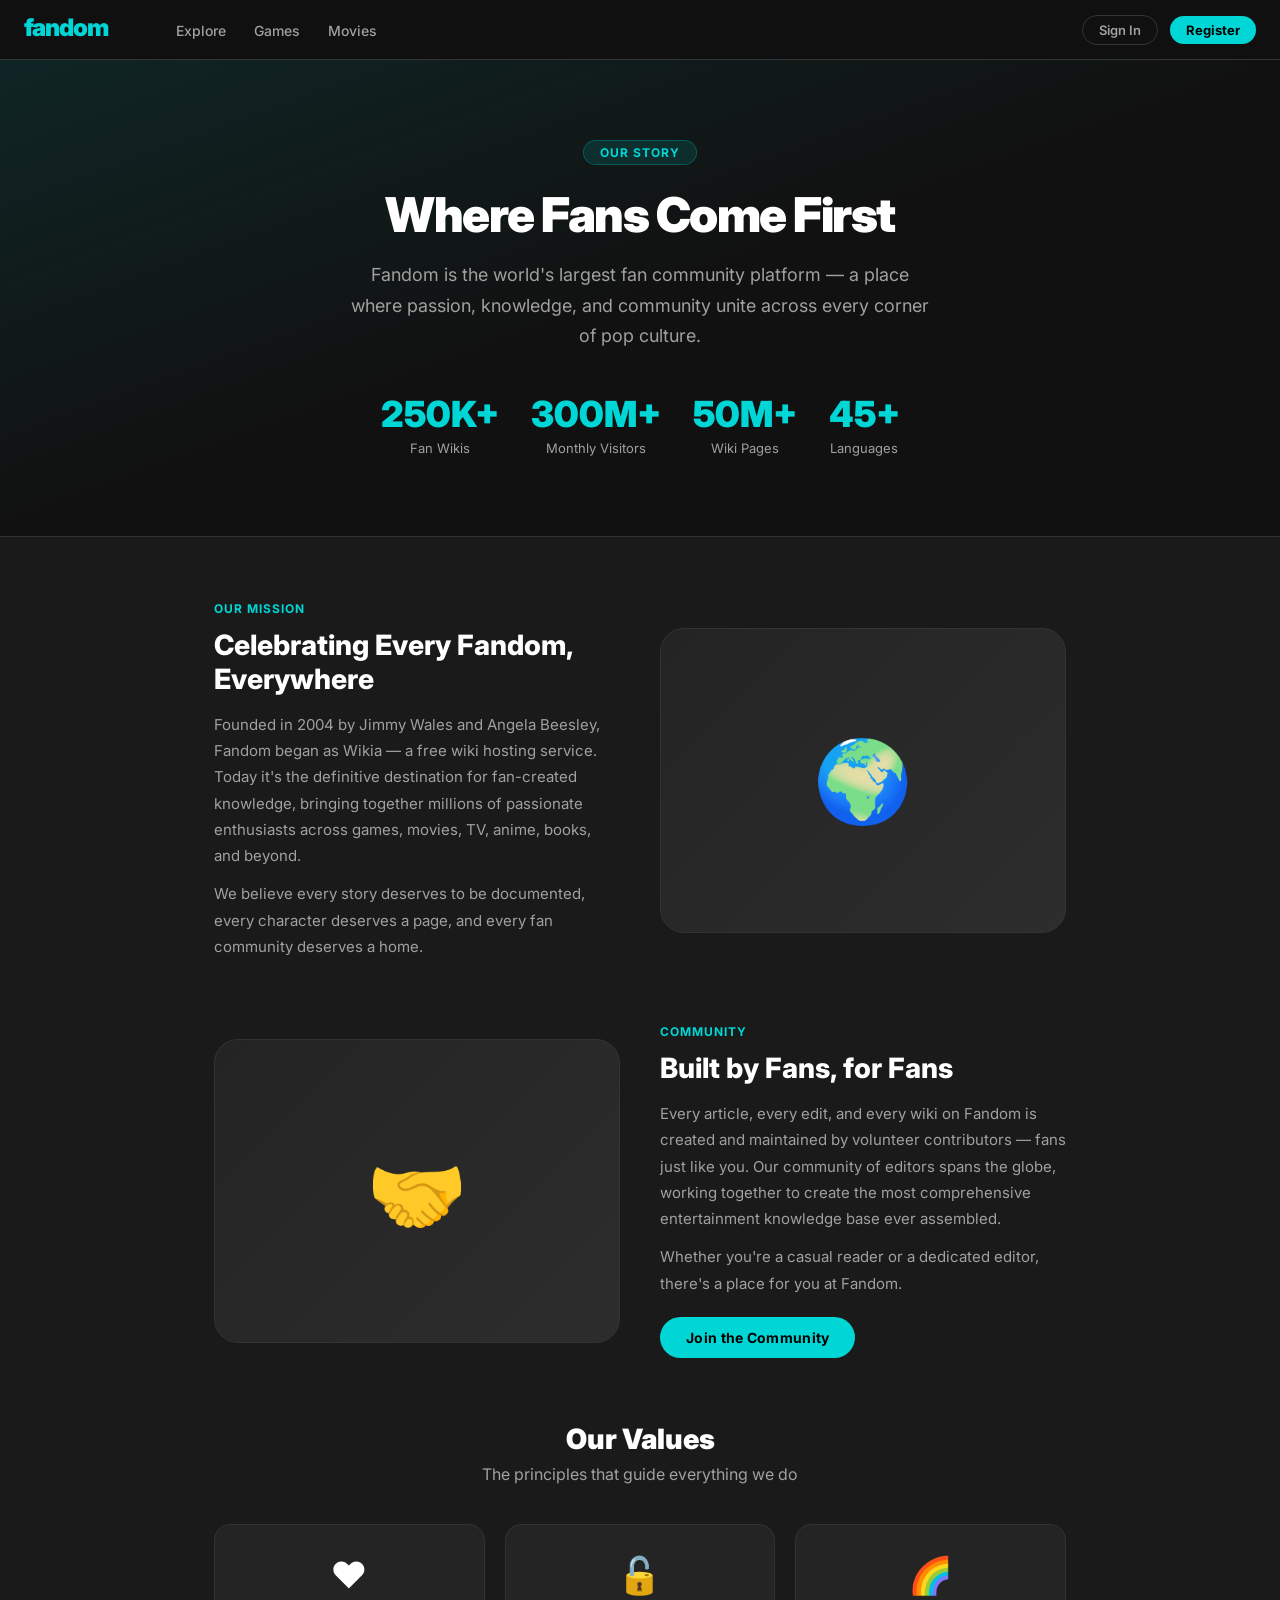
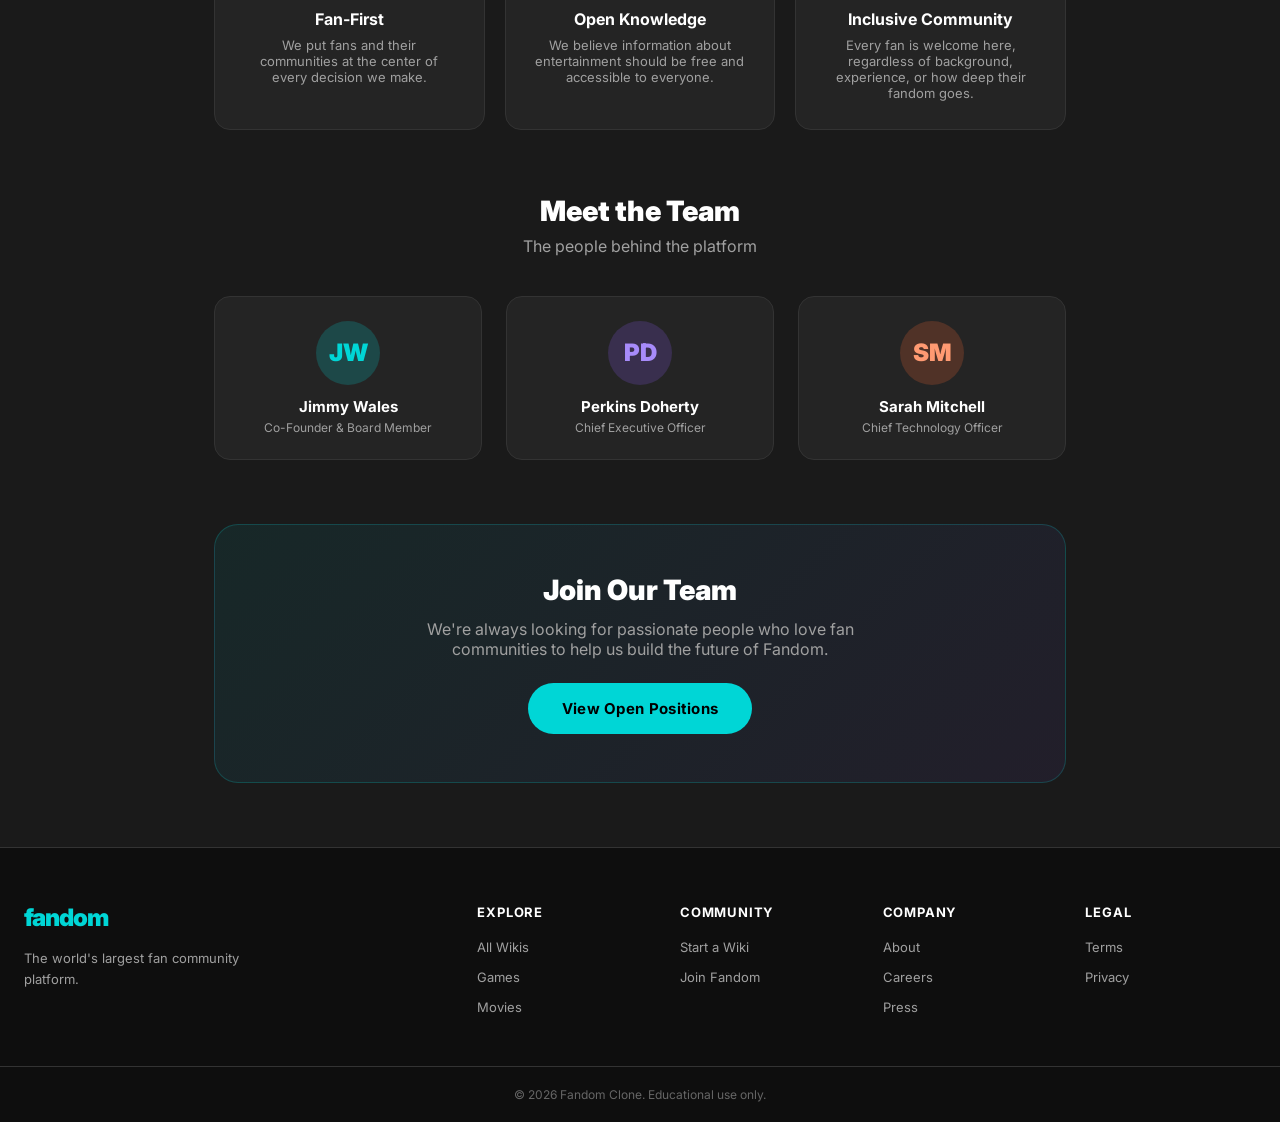
<file: about.html>
<!DOCTYPE html>
<html lang="en">
<head>
  <meta charset="UTF-8" /><meta name="viewport" content="width=device-width, initial-scale=1.0" />
  <title>About Fandom – The World's Largest Fan Platform</title>
  <link rel="preconnect" href="https://fonts.googleapis.com" />
  <link href="https://fonts.googleapis.com/css2?family=Inter:wght@300;400;500;600;700;800;900&display=swap" rel="stylesheet" />
  <link rel="stylesheet" href="css/main.css" /><link rel="stylesheet" href="css/pages.css" />
</head>
<body>
<header class="global-nav" id="global-nav">
  <div class="nav-inner">
    <div class="nav-left">
      <button class="hamburger-btn" id="hamburgerBtn"><span></span><span></span><span></span></button>
      <a href="index.html" class="nav-logo"><svg width="108" height="28" viewBox="0 0 108 28"><text x="0" y="22" font-family="Inter,sans-serif" font-size="24" font-weight="900" fill="#00D6D6" letter-spacing="-1">fandom</text></svg></a>
      <nav class="nav-links" id="navLinks">
        <a href="explore.html" class="nav-link">Explore</a>
        <a href="category.html?cat=games" class="nav-link">Games</a>
        <a href="category.html?cat=movies" class="nav-link">Movies</a>
      </nav>
    </div>
    <div class="nav-right">
      <a href="login.html" class="btn-signin" id="signInBtn">Sign In</a>
      <button class="btn-register" onclick="window.location='register.html'" id="registerBtn">Register</button>
      <div class="user-logged-in hidden" id="userLoggedIn">
        <div class="user-avatar-wrap" id="userAvatarWrap">
          <div class="user-avatar" id="userAvatar">U</div>
          <div class="user-dropdown-menu"><a href="profile.html">My Profile</a><a href="#" id="logoutBtn">Sign Out</a></div>
        </div>
      </div>
    </div>
  </div>
  <div class="mobile-menu" id="mobileMenu"><a href="explore.html">Explore</a><a href="login.html">Sign In</a></div>
</header>

<div class="about-page">
  <!-- HERO -->
  <div class="about-hero">
    <div style="display:inline-flex;align-items:center;gap:8px;padding:4px 16px;background:rgba(0,214,214,.12);border:1px solid rgba(0,214,214,.25);border-radius:9999px;font-size:12px;font-weight:700;color:var(--color-primary);letter-spacing:1px;text-transform:uppercase;margin-bottom:20px">
      Our Story
    </div>
    <h1>Where Fans Come First</h1>
    <p>Fandom is the world's largest fan community platform — a place where passion, knowledge, and community unite across every corner of pop culture.</p>
    <div style="display:flex;gap:32px;justify-content:center;margin-top:40px;flex-wrap:wrap">
      <div style="text-align:center"><div style="font-size:36px;font-weight:900;color:var(--color-primary)">250K+</div><div style="font-size:13px;color:var(--color-text-muted);margin-top:4px">Fan Wikis</div></div>
      <div style="text-align:center"><div style="font-size:36px;font-weight:900;color:var(--color-primary)">300M+</div><div style="font-size:13px;color:var(--color-text-muted);margin-top:4px">Monthly Visitors</div></div>
      <div style="text-align:center"><div style="font-size:36px;font-weight:900;color:var(--color-primary)">50M+</div><div style="font-size:13px;color:var(--color-text-muted);margin-top:4px">Wiki Pages</div></div>
      <div style="text-align:center"><div style="font-size:36px;font-weight:900;color:var(--color-primary)">45+</div><div style="font-size:13px;color:var(--color-text-muted);margin-top:4px">Languages</div></div>
    </div>
  </div>

  <div class="about-section">
    <!-- MISSION -->
    <div class="about-grid">
      <div class="about-text">
        <div style="font-size:12px;font-weight:700;color:var(--color-primary);text-transform:uppercase;letter-spacing:1px;margin-bottom:12px">Our Mission</div>
        <h2>Celebrating Every Fandom, Everywhere</h2>
        <p>Founded in 2004 by Jimmy Wales and Angela Beesley, Fandom began as Wikia — a free wiki hosting service. Today it's the definitive destination for fan-created knowledge, bringing together millions of passionate enthusiasts across games, movies, TV, anime, books, and beyond.</p>
        <p style="margin-top:12px">We believe every story deserves to be documented, every character deserves a page, and every fan community deserves a home.</p>
      </div>
      <div class="about-visual-box">🌍</div>
    </div>

    <!-- COMMUNITY -->
    <div class="about-grid reverse">
      <div class="about-text">
        <div style="font-size:12px;font-weight:700;color:var(--color-primary);text-transform:uppercase;letter-spacing:1px;margin-bottom:12px">Community</div>
        <h2>Built by Fans, for Fans</h2>
        <p>Every article, every edit, and every wiki on Fandom is created and maintained by volunteer contributors — fans just like you. Our community of editors spans the globe, working together to create the most comprehensive entertainment knowledge base ever assembled.</p>
        <p style="margin-top:12px">Whether you're a casual reader or a dedicated editor, there's a place for you at Fandom.</p>
        <a href="register.html" class="btn-primary" style="display:inline-flex;margin-top:20px">Join the Community</a>
      </div>
      <div class="about-visual-box">🤝</div>
    </div>

    <!-- VALUES -->
    <div style="text-align:center;margin-bottom:40px">
      <h2 style="font-size:28px;font-weight:900;margin-bottom:8px">Our Values</h2>
      <p style="color:var(--color-text-muted)">The principles that guide everything we do</p>
    </div>
    <div style="display:grid;grid-template-columns:repeat(3,1fr);gap:20px;margin-bottom:64px">
      <div style="padding:28px;background:var(--color-surface);border:1px solid var(--color-border);border-radius:var(--radius-lg);text-align:center">
        <div style="font-size:36px;margin-bottom:12px">❤️</div>
        <h3 style="font-size:16px;font-weight:700;margin-bottom:8px">Fan-First</h3>
        <p style="font-size:13px;color:var(--color-text-muted)">We put fans and their communities at the center of every decision we make.</p>
      </div>
      <div style="padding:28px;background:var(--color-surface);border:1px solid var(--color-border);border-radius:var(--radius-lg);text-align:center">
        <div style="font-size:36px;margin-bottom:12px">🔓</div>
        <h3 style="font-size:16px;font-weight:700;margin-bottom:8px">Open Knowledge</h3>
        <p style="font-size:13px;color:var(--color-text-muted)">We believe information about entertainment should be free and accessible to everyone.</p>
      </div>
      <div style="padding:28px;background:var(--color-surface);border:1px solid var(--color-border);border-radius:var(--radius-lg);text-align:center">
        <div style="font-size:36px;margin-bottom:12px">🌈</div>
        <h3 style="font-size:16px;font-weight:700;margin-bottom:8px">Inclusive Community</h3>
        <p style="font-size:13px;color:var(--color-text-muted)">Every fan is welcome here, regardless of background, experience, or how deep their fandom goes.</p>
      </div>
    </div>

    <!-- TEAM -->
    <div style="text-align:center;margin-bottom:32px">
      <h2 style="font-size:28px;font-weight:900;margin-bottom:8px">Meet the Team</h2>
      <p style="color:var(--color-text-muted)">The people behind the platform</p>
    </div>
    <div class="about-team-grid">
      <div class="team-card">
        <div class="team-avatar" style="background:rgba(0,214,214,.2);color:var(--color-primary)">JW</div>
        <h4>Jimmy Wales</h4><p>Co-Founder & Board Member</p>
      </div>
      <div class="team-card">
        <div class="team-avatar" style="background:rgba(139,92,246,.2);color:#a78bfa">PD</div>
        <h4>Perkins Doherty</h4><p>Chief Executive Officer</p>
      </div>
      <div class="team-card">
        <div class="team-avatar" style="background:rgba(255,107,53,.2);color:#ff9a72">SM</div>
        <h4>Sarah Mitchell</h4><p>Chief Technology Officer</p>
      </div>
    </div>

    <!-- CAREERS CTA -->
    <div style="text-align:center;margin-top:64px;padding:48px;background:linear-gradient(135deg,rgba(0,214,214,.08),rgba(139,92,246,.08));border:1px solid rgba(0,214,214,.2);border-radius:var(--radius-xl)">
      <h2 style="font-size:28px;font-weight:900;margin-bottom:12px">Join Our Team</h2>
      <p style="color:var(--color-text-muted);margin-bottom:24px;max-width:480px;margin-left:auto;margin-right:auto">We're always looking for passionate people who love fan communities to help us build the future of Fandom.</p>
      <a href="#" class="btn-primary btn-large" onclick="showToast('Careers page coming soon!','info');return false">View Open Positions</a>
    </div>
  </div>
</div>

<footer class="site-footer">
  <div class="footer-inner">
    <div class="footer-brand"><svg width="108" height="28" viewBox="0 0 108 28"><text x="0" y="22" font-family="Inter,sans-serif" font-size="24" font-weight="900" fill="#00D6D6" letter-spacing="-1">fandom</text></svg><p>The world's largest fan community platform.</p></div>
    <div class="footer-links-grid">
      <div class="footer-col"><h4>Explore</h4><ul><li><a href="explore.html">All Wikis</a></li><li><a href="category.html?cat=games">Games</a></li><li><a href="category.html?cat=movies">Movies</a></li></ul></div>
      <div class="footer-col"><h4>Community</h4><ul><li><a href="create-wiki.html">Start a Wiki</a></li><li><a href="register.html">Join Fandom</a></li></ul></div>
      <div class="footer-col"><h4>Company</h4><ul><li><a href="about.html">About</a></li><li><a href="#">Careers</a></li><li><a href="#">Press</a></li></ul></div>
      <div class="footer-col"><h4>Legal</h4><ul><li><a href="#">Terms</a></li><li><a href="#">Privacy</a></li></ul></div>
    </div>
  </div>
  <div class="footer-bottom"><p>© 2026 Fandom Clone. Educational use only.</p></div>
</footer>

<div class="toast" id="toast"></div>
<script src="js/data.js"></script><script src="js/auth.js"></script><script src="js/main.js"></script>
</body>
</html>
</file>
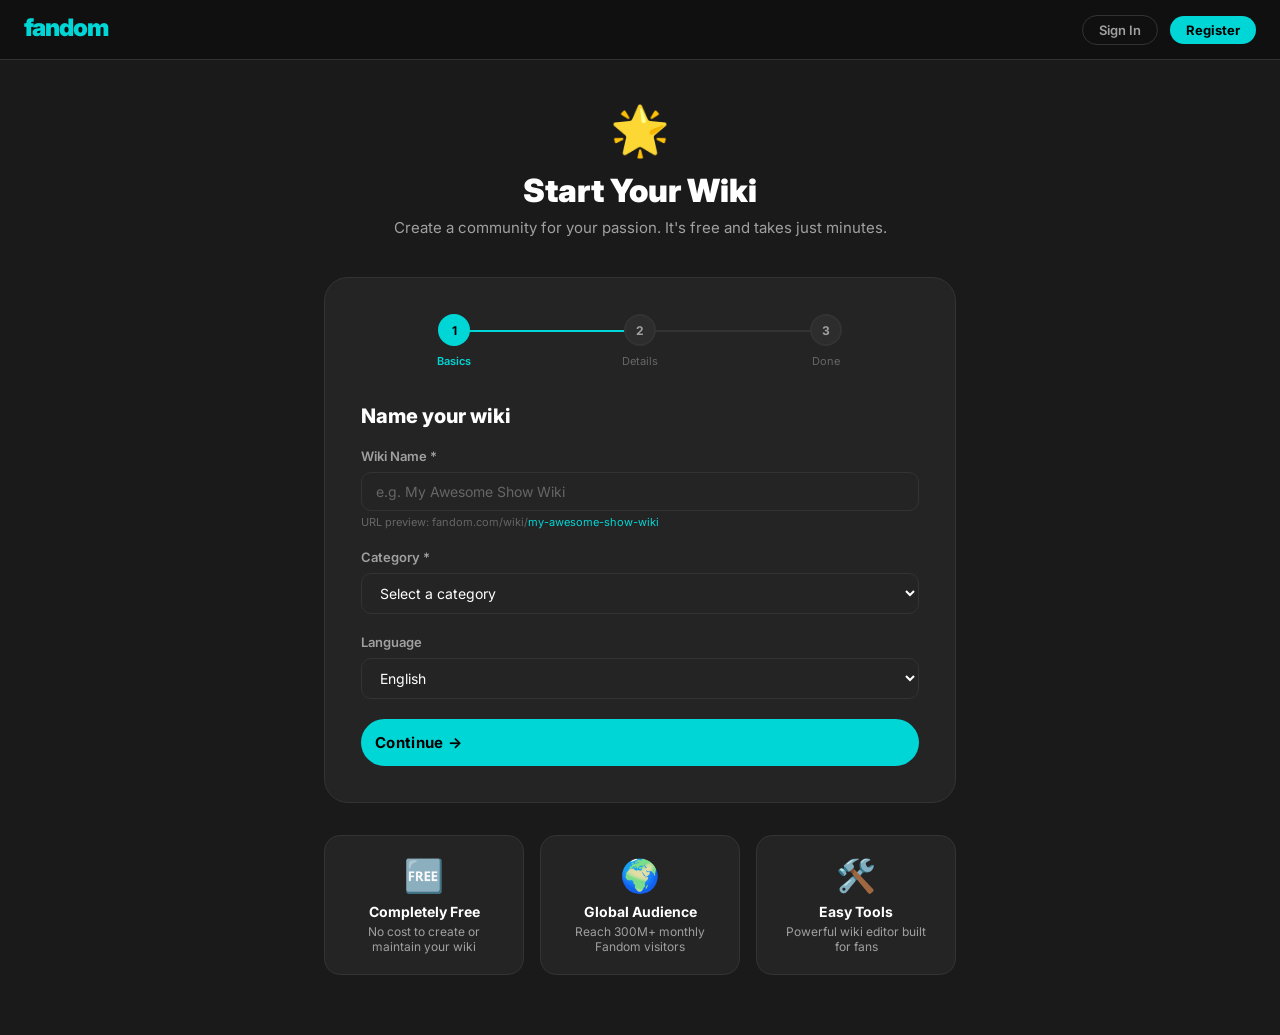
<file: create-wiki.html>
<!DOCTYPE html>
<html lang="en">
<head>
  <meta charset="UTF-8" /><meta name="viewport" content="width=device-width, initial-scale=1.0" />
  <title>Start a Wiki – Fandom</title>
  <link rel="preconnect" href="https://fonts.googleapis.com" />
  <link href="https://fonts.googleapis.com/css2?family=Inter:wght@300;400;500;600;700;800;900&display=swap" rel="stylesheet" />
  <link rel="stylesheet" href="css/main.css" /><link rel="stylesheet" href="css/pages.css" />
</head>
<body>
<header class="global-nav" id="global-nav">
  <div class="nav-inner">
    <div class="nav-left">
      <a href="index.html" class="nav-logo"><svg width="108" height="28" viewBox="0 0 108 28"><text x="0" y="22" font-family="Inter,sans-serif" font-size="24" font-weight="900" fill="#00D6D6" letter-spacing="-1">fandom</text></svg></a>
    </div>
    <div class="nav-right">
      <a href="login.html" class="btn-signin" id="signInBtn">Sign In</a>
      <button class="btn-register" onclick="window.location='register.html'" id="registerBtn">Register</button>
      <div class="user-logged-in hidden" id="userLoggedIn">
        <div class="user-avatar-wrap" id="userAvatarWrap">
          <div class="user-avatar" id="userAvatar">U</div>
          <div class="user-dropdown-menu"><a href="profile.html">My Profile</a><a href="#" id="logoutBtn">Sign Out</a></div>
        </div>
      </div>
    </div>
  </div>
</header>

<div class="create-wiki-page">
  <div class="create-wiki-layout">
    <div class="create-wiki-header">
      <div style="font-size:48px;margin-bottom:12px">🌟</div>
      <h1>Start Your Wiki</h1>
      <p>Create a community for your passion. It's free and takes just minutes.</p>
    </div>

    <div class="create-wiki-card">
      <!-- STEP INDICATOR -->
      <div class="step-indicator" id="stepIndicator">
        <div class="step active" id="step1"><div class="step-dot">1</div><span class="step-label">Basics</span></div>
        <div class="step" id="step2"><div class="step-dot">2</div><span class="step-label">Details</span></div>
        <div class="step" id="step3"><div class="step-dot">3</div><span class="step-label">Done</span></div>
      </div>

      <!-- STEP 1 -->
      <div id="stepContent1">
        <h2 style="font-size:20px;font-weight:800;margin-bottom:20px">Name your wiki</h2>
        <div class="form-group">
          <label class="form-label">Wiki Name *</label>
          <input type="text" class="form-input" id="wikiName" placeholder="e.g. My Awesome Show Wiki" maxlength="60" />
          <div style="font-size:11px;color:var(--color-text-dim);margin-top:4px">URL preview: fandom.com/wiki/<span id="wikiSlugPreview" style="color:var(--color-primary)">my-awesome-show-wiki</span></div>
        </div>
        <div class="form-group">
          <label class="form-label">Category *</label>
          <select class="form-select" id="wikiCategory">
            <option value="">Select a category</option>
            <option value="games">🎮 Games</option>
            <option value="movies">🎬 Movies</option>
            <option value="tv">📺 TV</option>
            <option value="anime">⛩️ Anime</option>
            <option value="books">📚 Books</option>
            <option value="comics">💥 Comics</option>
            <option value="other">🌐 Other</option>
          </select>
        </div>
        <div class="form-group">
          <label class="form-label">Language</label>
          <select class="form-select" id="wikiLanguage">
            <option value="en">English</option>
            <option value="es">Spanish</option>
            <option value="fr">French</option>
            <option value="de">German</option>
            <option value="ja">Japanese</option>
            <option value="pt">Portuguese</option>
          </select>
        </div>
        <button class="btn-primary" style="width:100%;padding:12px;font-size:15px" onclick="goToStep(2)">Continue →</button>
      </div>

      <!-- STEP 2 -->
      <div id="stepContent2" style="display:none">
        <h2 style="font-size:20px;font-weight:800;margin-bottom:20px">Describe your wiki</h2>
        <div class="form-group">
          <label class="form-label">Description *</label>
          <textarea class="form-textarea" id="wikiDescription" placeholder="What is your wiki about? Who is it for?" rows="4" maxlength="500"></textarea>
          <div style="font-size:11px;color:var(--color-text-dim);margin-top:4px"><span id="descCount">0</span>/500</div>
        </div>
        <div class="form-group">
          <label class="form-label">Audience</label>
          <div style="display:flex;gap:10px;flex-wrap:wrap;margin-top:4px" id="audienceChips">
            <label style="display:flex;align-items:center;gap:6px;cursor:pointer;padding:6px 14px;border:1px solid var(--color-border);border-radius:var(--radius-full);font-size:13px;transition:all .2s" class="audience-chip">
              <input type="checkbox" value="fans" style="accent-color:var(--color-primary)"> Fans
            </label>
            <label style="display:flex;align-items:center;gap:6px;cursor:pointer;padding:6px 14px;border:1px solid var(--color-border);border-radius:var(--radius-full);font-size:13px;transition:all .2s" class="audience-chip">
              <input type="checkbox" value="newcomers" style="accent-color:var(--color-primary)"> Newcomers
            </label>
            <label style="display:flex;align-items:center;gap:6px;cursor:pointer;padding:6px 14px;border:1px solid var(--color-border);border-radius:var(--radius-full);font-size:13px;transition:all .2s" class="audience-chip">
              <input type="checkbox" value="veterans" style="accent-color:var(--color-primary)"> Veterans
            </label>
            <label style="display:flex;align-items:center;gap:6px;cursor:pointer;padding:6px 14px;border:1px solid var(--color-border);border-radius:var(--radius-full);font-size:13px;transition:all .2s" class="audience-chip">
              <input type="checkbox" value="competitive" style="accent-color:var(--color-primary)"> Competitive
            </label>
          </div>
        </div>
        <div style="display:flex;gap:10px">
          <button class="btn-secondary" style="flex:1;padding:12px" onclick="goToStep(1)">← Back</button>
          <button class="btn-primary" style="flex:2;padding:12px;font-size:15px" onclick="createWiki()">Create Wiki 🚀</button>
        </div>
      </div>

      <!-- STEP 3 -->
      <div id="stepContent3" style="display:none;text-align:center">
        <div style="font-size:64px;margin-bottom:20px;animation:fadeInUp .5s ease">🎉</div>
        <h2 style="font-size:24px;font-weight:900;margin-bottom:8px">Your Wiki is Created!</h2>
        <p style="color:var(--color-text-muted);margin-bottom:8px">Congratulations! <strong id="successWikiName"></strong> is now live on Fandom.</p>
        <p style="font-size:13px;color:var(--color-text-dim);margin-bottom:28px">Start adding pages, invite contributors, and build your community!</p>
        <div style="display:flex;flex-direction:column;gap:10px">
          <a href="explore.html" class="btn-primary" style="width:100%;padding:12px;text-align:center;justify-content:center">Explore Other Wikis</a>
          <a href="index.html" class="btn-secondary" style="width:100%;padding:12px;text-align:center;justify-content:center">Back to Home</a>
        </div>
      </div>
    </div>

    <!-- BENEFITS -->
    <div style="margin-top:32px;display:grid;grid-template-columns:repeat(3,1fr);gap:16px">
      <div style="text-align:center;padding:20px;background:var(--color-surface);border:1px solid var(--color-border);border-radius:var(--radius-lg)">
        <div style="font-size:32px;margin-bottom:8px">🆓</div>
        <h4 style="font-size:14px;font-weight:700;margin-bottom:4px">Completely Free</h4>
        <p style="font-size:12px;color:var(--color-text-muted)">No cost to create or maintain your wiki</p>
      </div>
      <div style="text-align:center;padding:20px;background:var(--color-surface);border:1px solid var(--color-border);border-radius:var(--radius-lg)">
        <div style="font-size:32px;margin-bottom:8px">🌍</div>
        <h4 style="font-size:14px;font-weight:700;margin-bottom:4px">Global Audience</h4>
        <p style="font-size:12px;color:var(--color-text-muted)">Reach 300M+ monthly Fandom visitors</p>
      </div>
      <div style="text-align:center;padding:20px;background:var(--color-surface);border:1px solid var(--color-border);border-radius:var(--radius-lg)">
        <div style="font-size:32px;margin-bottom:8px">🛠️</div>
        <h4 style="font-size:14px;font-weight:700;margin-bottom:4px">Easy Tools</h4>
        <p style="font-size:12px;color:var(--color-text-muted)">Powerful wiki editor built for fans</p>
      </div>
    </div>
  </div>
</div>

<div class="toast" id="toast"></div>
<script src="js/data.js"></script><script src="js/auth.js"></script><script src="js/main.js"></script>
<script>
function goToStep(n) {
  if (n === 2) {
    const name = document.getElementById('wikiName').value.trim();
    const cat = document.getElementById('wikiCategory').value;
    if (!name) { showToast('Please enter a wiki name', 'error'); return; }
    if (!cat) { showToast('Please select a category', 'error'); return; }
  }
  [1,2,3].forEach(i => {
    document.getElementById('stepContent'+i).style.display = i===n ? 'block' : 'none';
    const stepEl = document.getElementById('step'+i);
    stepEl.classList.remove('active','done');
    if (i < n) stepEl.classList.add('done');
    if (i === n) stepEl.classList.add('active');
  });
}

document.getElementById('wikiName').addEventListener('input', (e) => {
  const slug = e.target.value.toLowerCase().replace(/\s+/g,'-').replace(/[^a-z0-9-]/g,'');
  document.getElementById('wikiSlugPreview').textContent = slug || 'my-wiki';
});

document.getElementById('wikiDescription').addEventListener('input', (e) => {
  document.getElementById('descCount').textContent = e.target.value.length;
});

function createWiki() {
  const desc = document.getElementById('wikiDescription').value.trim();
  if (!desc) { showToast('Please add a description', 'error'); return; }
  if (!Auth.isLoggedIn()) { showToast('Please sign in to create a wiki', 'info'); setTimeout(()=>window.location.href='login.html',1200); return; }

  const btn = event.target;
  btn.textContent = 'Creating...';
  btn.disabled = true;

  setTimeout(() => {
    const name = document.getElementById('wikiName').value.trim();
    document.getElementById('successWikiName').textContent = name;
    goToStep(3);
    showToast(name + ' created successfully! 🎉', 'success');
  }, 1500);
}
</script>
</body>
</html>
</file>
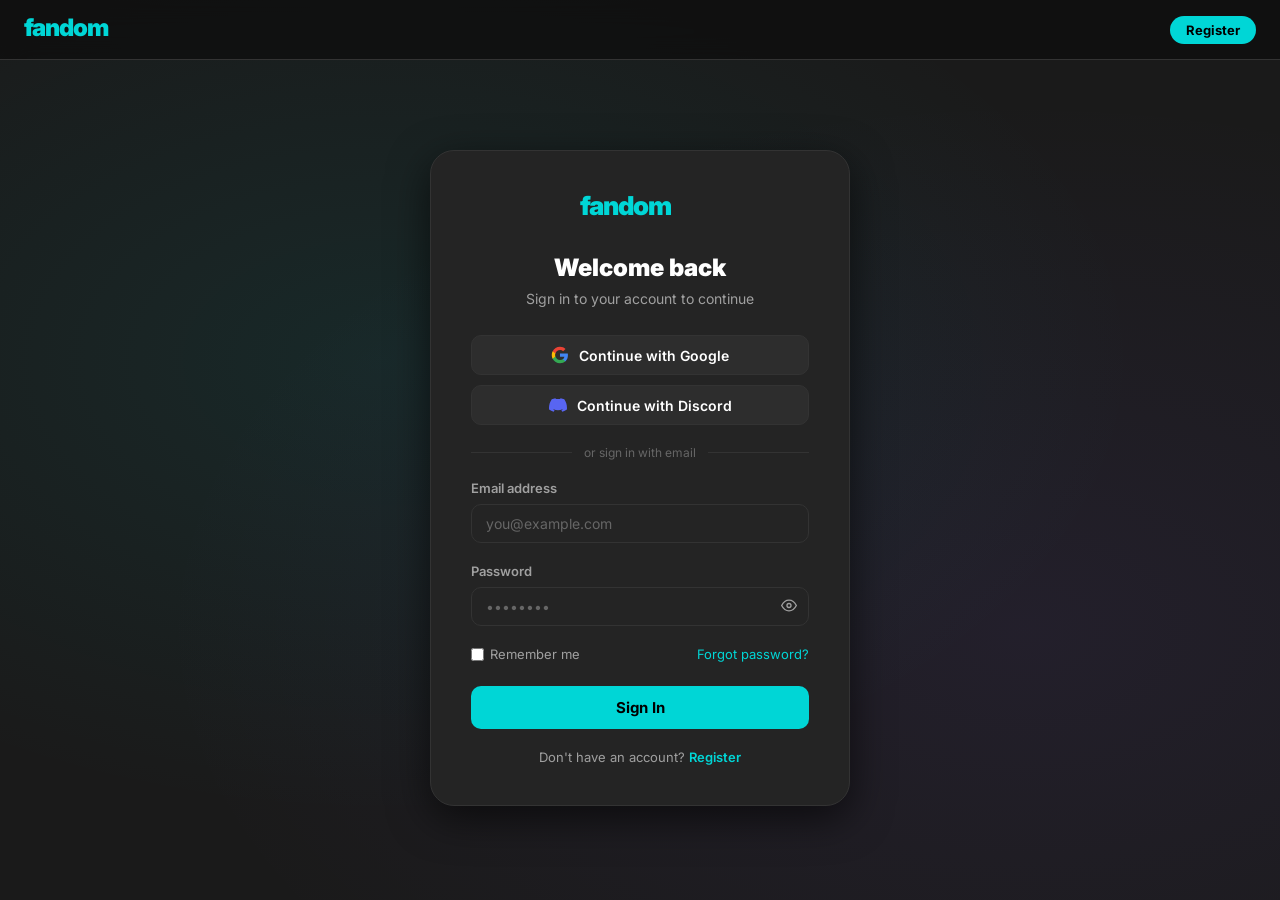
<file: login.html>
<!DOCTYPE html>
<html lang="en">
<head>
  <meta charset="UTF-8" />
  <meta name="viewport" content="width=device-width, initial-scale=1.0" />
  <title>Sign In – Fandom</title>
  <meta name="description" content="Sign in to your Fandom account to edit wikis, follow communities, and more." />
  <link rel="preconnect" href="https://fonts.googleapis.com" />
  <link rel="preconnect" href="https://fonts.gstatic.com" crossorigin />
  <link href="https://fonts.googleapis.com/css2?family=Inter:wght@300;400;500;600;700;800;900&display=swap" rel="stylesheet" />
  <link rel="stylesheet" href="css/main.css" />
  <link rel="stylesheet" href="css/pages.css" />
</head>
<body>
  <header class="global-nav" id="global-nav">
    <div class="nav-inner">
      <div class="nav-left">
        <a href="index.html" class="nav-logo">
          <svg width="108" height="28" viewBox="0 0 108 28"><text x="0" y="22" font-family="Inter,sans-serif" font-size="24" font-weight="900" fill="#00D6D6" letter-spacing="-1">fandom</text></svg>
        </a>
      </div>
      <div class="nav-right">
        <a href="register.html" class="btn-register">Register</a>
      </div>
    </div>
  </header>

  <div class="auth-page">
    <div class="auth-card">
      <a href="index.html" class="auth-logo">
        <svg width="120" height="30" viewBox="0 0 120 30"><text x="0" y="24" font-family="Inter,sans-serif" font-size="26" font-weight="900" fill="#00D6D6" letter-spacing="-1">fandom</text></svg>
      </a>
      <h1 class="auth-title">Welcome back</h1>
      <p class="auth-subtitle">Sign in to your account to continue</p>

      <button class="btn-social" id="googleSignIn">
        <svg width="18" height="18" viewBox="0 0 24 24"><path d="M22.56 12.25c0-.78-.07-1.53-.2-2.25H12v4.26h5.92c-.26 1.37-1.04 2.53-2.21 3.31v2.77h3.57c2.08-1.92 3.28-4.74 3.28-8.09z" fill="#4285F4"/><path d="M12 23c2.97 0 5.46-.98 7.28-2.66l-3.57-2.77c-.98.66-2.23 1.06-3.71 1.06-2.86 0-5.29-1.93-6.16-4.53H2.18v2.84C3.99 20.53 7.7 23 12 23z" fill="#34A853"/><path d="M5.84 14.09c-.22-.66-.35-1.36-.35-2.09s.13-1.43.35-2.09V7.07H2.18C1.43 8.55 1 10.22 1 12s.43 3.45 1.18 4.93l2.85-2.22.81-.62z" fill="#FBBC05"/><path d="M12 5.38c1.62 0 3.06.56 4.21 1.64l3.15-3.15C17.45 2.09 14.97 1 12 1 7.7 1 3.99 3.47 2.18 7.07l3.66 2.84c.87-2.6 3.3-4.53 6.16-4.53z" fill="#EA4335"/></svg>
        Continue with Google
      </button>
      <button class="btn-social" id="discordSignIn">
        <svg width="18" height="18" viewBox="0 0 24 24" fill="#5865F2"><path d="M20.317 4.37a19.791 19.791 0 0 0-4.885-1.515.074.074 0 0 0-.079.037c-.21.375-.444.864-.608 1.25a18.27 18.27 0 0 0-5.487 0 12.64 12.64 0 0 0-.617-1.25.077.077 0 0 0-.079-.037A19.736 19.736 0 0 0 3.677 4.37a.07.07 0 0 0-.032.027C.533 9.046-.32 13.58.099 18.057a.082.082 0 0 0 .031.057 19.9 19.9 0 0 0 5.993 3.03.078.078 0 0 0 .084-.028c.462-.63.874-1.295 1.226-1.994a.076.076 0 0 0-.041-.106 13.107 13.107 0 0 1-1.872-.892.077.077 0 0 1-.008-.128 10.2 10.2 0 0 0 .372-.292.074.074 0 0 1 .077-.01c3.928 1.793 8.18 1.793 12.062 0a.074.074 0 0 1 .078.01c.12.098.246.198.373.292a.077.077 0 0 1-.006.127 12.299 12.299 0 0 1-1.873.892.077.077 0 0 0-.041.107c.36.698.772 1.362 1.225 1.993a.076.076 0 0 0 .084.028 19.839 19.839 0 0 0 6.002-3.03.077.077 0 0 0 .032-.054c.5-5.177-.838-9.674-3.549-13.66a.061.061 0 0 0-.031-.03z"/></svg>
        Continue with Discord
      </button>

      <div class="auth-divider"><span></span><p>or sign in with email</p><span></span></div>

      <form id="loginForm" novalidate>
        <div class="form-group" id="emailGroup">
          <label class="form-label" for="loginEmail">Email address</label>
          <input type="email" class="form-input" id="loginEmail" placeholder="you@example.com" autocomplete="email" required />
          <div class="form-error" id="emailError">Please enter a valid email.</div>
        </div>
        <div class="form-group" id="passwordGroup">
          <label class="form-label" for="loginPassword">Password</label>
          <div style="position:relative">
            <input type="password" class="form-input" id="loginPassword" placeholder="••••••••" autocomplete="current-password" required style="padding-right:42px" />
            <button type="button" id="togglePw" style="position:absolute;right:12px;top:50%;transform:translateY(-50%);color:var(--color-text-muted);transition:color 0.2s" aria-label="Toggle password">
              <svg width="16" height="16" viewBox="0 0 24 24" fill="none" stroke="currentColor" stroke-width="2"><path d="M1 12s4-8 11-8 11 8 11 8-4 8-11 8-11-8-11-8z"/><circle cx="12" cy="12" r="3"/></svg>
            </button>
          </div>
          <div class="form-error" id="passwordError">Password is required.</div>
        </div>
        <div class="remember-row">
          <label><input type="checkbox" id="rememberMe"> Remember me</label>
          <a href="#">Forgot password?</a>
        </div>
        <button type="submit" class="btn-submit" id="loginSubmit">Sign In</button>
        <p id="loginError" style="color:#ff4444;font-size:13px;text-align:center;margin-top:10px;display:none"></p>
      </form>

      <p class="auth-footer-text">Don't have an account? <a href="register.html">Register</a></p>
    </div>
  </div>

  <div class="toast" id="toast"></div>

  <script src="js/data.js"></script>
  <script src="js/auth.js"></script>
  <script src="js/main.js"></script>
  <script>
    // Redirect if already logged in
    if (Auth.isLoggedIn()) window.location.href = 'index.html';

    // Toggle password visibility
    const togglePw = document.getElementById('togglePw');
    const pwInput = document.getElementById('loginPassword');
    togglePw.addEventListener('click', () => {
      pwInput.type = pwInput.type === 'password' ? 'text' : 'password';
    });

    // Social login simulation
    document.getElementById('googleSignIn').addEventListener('click', () => {
      showToast('Google login coming soon!', 'info');
    });
    document.getElementById('discordSignIn').addEventListener('click', () => {
      showToast('Discord login coming soon!', 'info');
    });

    // Login form
    document.getElementById('loginForm').addEventListener('submit', (e) => {
      e.preventDefault();
      const email = document.getElementById('loginEmail').value.trim();
      const password = document.getElementById('loginPassword').value;
      const emailGroup = document.getElementById('emailGroup');
      const passwordGroup = document.getElementById('passwordGroup');
      const loginError = document.getElementById('loginError');
      let valid = true;

      emailGroup.classList.remove('has-error');
      passwordGroup.classList.remove('has-error');
      loginError.style.display = 'none';

      if (!email || !/^[^\s@]+@[^\s@]+\.[^\s@]+$/.test(email)) {
        emailGroup.classList.add('has-error');
        valid = false;
      }
      if (!password) {
        passwordGroup.classList.add('has-error');
        valid = false;
      }
      if (!valid) return;

      const btn = document.getElementById('loginSubmit');
      btn.textContent = 'Signing in...';
      btn.disabled = true;

      setTimeout(() => {
        const result = FandomDB.loginUser(email, password);
        if (result.success) {
          Auth.setSession(result.user);
          showToast(`Welcome back, ${result.user.username}!`, 'success');
          setTimeout(() => { window.location.href = 'index.html'; }, 1000);
        } else {
          loginError.textContent = result.error;
          loginError.style.display = 'block';
          btn.textContent = 'Sign In';
          btn.disabled = false;
        }
      }, 800);
    });
  </script>
</body>
</html>
</file>
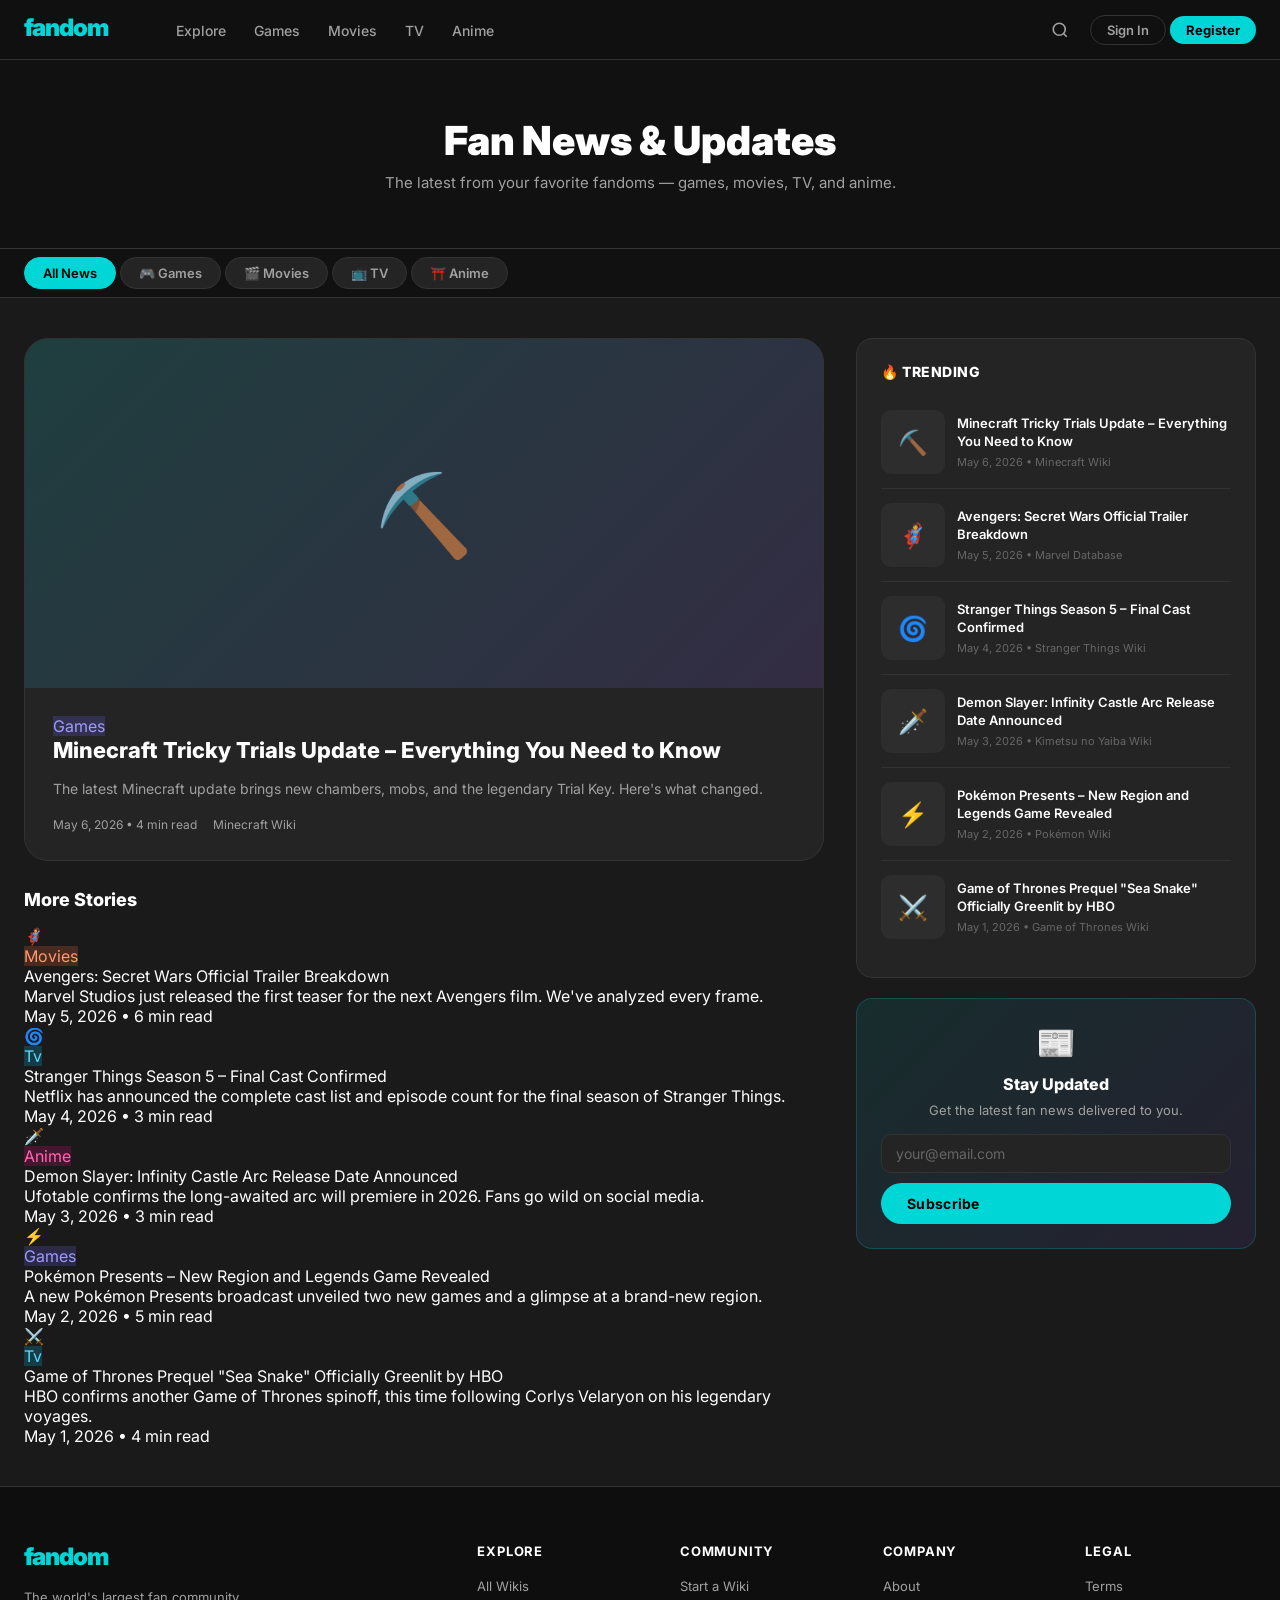
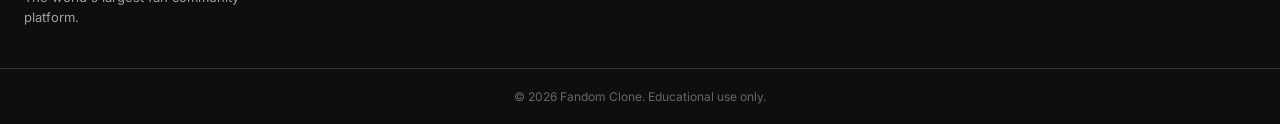
<file: news.html>
<!DOCTYPE html>
<html lang="en">
<head>
  <meta charset="UTF-8" /><meta name="viewport" content="width=device-width, initial-scale=1.0" />
  <title>Fan News – Fandom</title>
  <link rel="preconnect" href="https://fonts.googleapis.com" />
  <link href="https://fonts.googleapis.com/css2?family=Inter:wght@300;400;500;600;700;800;900&display=swap" rel="stylesheet" />
  <link rel="stylesheet" href="css/main.css" /><link rel="stylesheet" href="css/pages.css" />
</head>
<body>
<header class="global-nav" id="global-nav">
  <div class="nav-inner">
    <div class="nav-left">
      <button class="hamburger-btn" id="hamburgerBtn"><span></span><span></span><span></span></button>
      <a href="index.html" class="nav-logo"><svg width="108" height="28" viewBox="0 0 108 28"><text x="0" y="22" font-family="Inter,sans-serif" font-size="24" font-weight="900" fill="#00D6D6" letter-spacing="-1">fandom</text></svg></a>
      <nav class="nav-links" id="navLinks">
        <a href="explore.html" class="nav-link">Explore</a>
        <a href="category.html?cat=games" class="nav-link">Games</a>
        <a href="category.html?cat=movies" class="nav-link">Movies</a>
        <a href="category.html?cat=tv" class="nav-link">TV</a>
        <a href="category.html?cat=anime" class="nav-link">Anime</a>
      </nav>
    </div>
    <div class="nav-right">
      <div class="search-container" id="searchContainer">
        <button class="search-icon-btn" id="searchToggle"><svg width="18" height="18" viewBox="0 0 24 24" fill="none" stroke="currentColor" stroke-width="2.2"><circle cx="11" cy="11" r="8"/><path d="m21 21-4.35-4.35"/></svg></button>
        <div class="search-expand" id="searchExpand"><input type="text" id="searchInput" class="search-input" placeholder="Search Fandom..." /><div class="search-results" id="searchResults"></div></div>
      </div>
      <div class="nav-user-area">
        <a href="login.html" class="btn-signin" id="signInBtn">Sign In</a>
        <button class="btn-register" onclick="window.location='register.html'" id="registerBtn">Register</button>
      </div>
      <div class="user-logged-in hidden" id="userLoggedIn">
        <div class="user-avatar-wrap" id="userAvatarWrap">
          <div class="user-avatar" id="userAvatar">U</div>
          <div class="user-dropdown-menu"><a href="profile.html">My Profile</a><a href="#" id="logoutBtn">Sign Out</a></div>
        </div>
      </div>
    </div>
  </div>
  <div class="mobile-menu" id="mobileMenu"><a href="explore.html">Explore</a><a href="login.html">Sign In</a></div>
</header>

<div style="padding-top:60px">
  <div class="news-hero">
    <h1>Fan News & Updates</h1>
    <p>The latest from your favorite fandoms — games, movies, TV, and anime.</p>
  </div>

  <!-- NEWS FILTER -->
  <div style="background:var(--color-bg-2);border-bottom:1px solid var(--color-border);padding:0 24px">
    <div style="max-width:1280px;margin:0 auto;display:flex;gap:4px;height:48px;align-items:center;overflow-x:auto">
      <button class="tab-btn active" data-ncat="all">All News</button>
      <button class="tab-btn" data-ncat="games">🎮 Games</button>
      <button class="tab-btn" data-ncat="movies">🎬 Movies</button>
      <button class="tab-btn" data-ncat="tv">📺 TV</button>
      <button class="tab-btn" data-ncat="anime">⛩️ Anime</button>
    </div>
  </div>

  <div class="news-page-grid">
    <div>
      <!-- FEATURED -->
      <div class="news-main-article" id="featuredNewsCard">
        <div style="width:100%;aspect-ratio:16/7;background:linear-gradient(135deg,rgba(0,214,214,.15),rgba(139,92,246,.15));display:flex;align-items:center;justify-content:center;font-size:80px" id="featuredNewsIcon">⛏️</div>
        <div class="news-main-body">
          <span class="news-card-tag tag-games" id="featuredNewsTag">Games</span>
          <h2 class="news-main-title" id="featuredNewsTitle">Minecraft Tricky Trials Update – Everything You Need to Know</h2>
          <p class="news-main-excerpt" id="featuredNewsExcerpt">The latest Minecraft update brings new chambers, mobs, and the legendary Trial Key. Here's what changed and how to find Trial Chambers in your world.</p>
          <div style="display:flex;align-items:center;gap:16px;margin-top:16px">
            <span style="font-size:12px;color:var(--color-text-muted)" id="featuredNewsMeta">May 6, 2026 • 4 min read</span>
            <span style="font-size:12px;color:var(--color-text-muted)" id="featuredNewsWiki">Minecraft Wiki</span>
          </div>
        </div>
      </div>

      <!-- NEWS GRID -->
      <h2 style="font-size:18px;font-weight:800;margin-bottom:16px">More Stories</h2>
      <div class="news-grid" id="newsPageGrid"></div>
    </div>

    <!-- SIDEBAR -->
    <div class="news-sidebar-sticky">
      <div style="background:var(--color-surface);border:1px solid var(--color-border);border-radius:var(--radius-lg);padding:24px;margin-bottom:20px">
        <h3 style="font-size:14px;font-weight:800;margin-bottom:16px;text-transform:uppercase;letter-spacing:.5px">🔥 Trending</h3>
        <ul class="news-sidebar-list" id="trendingSidebar"></ul>
      </div>
      <div style="background:linear-gradient(135deg,rgba(0,214,214,.1),rgba(139,92,246,.1));border:1px solid rgba(0,214,214,.2);border-radius:var(--radius-lg);padding:24px;text-align:center">
        <div style="font-size:32px;margin-bottom:12px">📰</div>
        <h3 style="font-size:16px;font-weight:800;margin-bottom:8px">Stay Updated</h3>
        <p style="font-size:13px;color:var(--color-text-muted);margin-bottom:16px">Get the latest fan news delivered to you.</p>
        <input type="email" class="form-input" placeholder="your@email.com" style="margin-bottom:10px" id="newsletterEmail" />
        <button class="btn-primary" style="width:100%" onclick="subscribeNewsletter()">Subscribe</button>
      </div>
    </div>
  </div>
</div>

<footer class="site-footer">
  <div class="footer-inner">
    <div class="footer-brand"><svg width="108" height="28" viewBox="0 0 108 28"><text x="0" y="22" font-family="Inter,sans-serif" font-size="24" font-weight="900" fill="#00D6D6" letter-spacing="-1">fandom</text></svg><p>The world's largest fan community platform.</p></div>
    <div class="footer-links-grid">
      <div class="footer-col"><h4>Explore</h4><ul><li><a href="explore.html">All Wikis</a></li></ul></div>
      <div class="footer-col"><h4>Community</h4><ul><li><a href="create-wiki.html">Start a Wiki</a></li></ul></div>
      <div class="footer-col"><h4>Company</h4><ul><li><a href="about.html">About</a></li></ul></div>
      <div class="footer-col"><h4>Legal</h4><ul><li><a href="#">Terms</a></li></ul></div>
    </div>
  </div>
  <div class="footer-bottom"><p>© 2026 Fandom Clone. Educational use only.</p></div>
</footer>

<div class="toast" id="toast"></div>
<script src="js/data.js"></script><script src="js/auth.js"></script><script src="js/main.js"></script>
<script>
let activeNewsCat = 'all';

function renderNews() {
  const news = activeNewsCat === 'all' ? FandomDB.news : FandomDB.news.filter(n => n.category === activeNewsCat);
  const featured = news[0];
  if (featured) {
    document.getElementById('featuredNewsIcon').textContent = featured.icon;
    document.getElementById('featuredNewsTag').textContent = capitalize(featured.category);
    document.getElementById('featuredNewsTag').className = 'news-card-tag tag-' + featured.category;
    document.getElementById('featuredNewsTitle').textContent = featured.title;
    document.getElementById('featuredNewsExcerpt').textContent = featured.excerpt;
    document.getElementById('featuredNewsMeta').textContent = featured.date + ' • ' + featured.readTime;
    document.getElementById('featuredNewsWiki').textContent = featured.wiki;
  }
  document.getElementById('newsPageGrid').innerHTML = news.slice(1).map(createNewsCard).join('');
}

document.querySelectorAll('.tab-btn[data-ncat]').forEach(btn => {
  btn.addEventListener('click', () => {
    document.querySelectorAll('.tab-btn[data-ncat]').forEach(b => b.classList.remove('active'));
    btn.classList.add('active');
    activeNewsCat = btn.dataset.ncat;
    renderNews();
  });
});

// Trending sidebar
document.getElementById('trendingSidebar').innerHTML = FandomDB.news.map(n => `
  <li>
    <div class="news-sidebar-article">
      <div class="news-sidebar-img" style="display:flex;align-items:center;justify-content:center;font-size:24px;background:var(--color-surface-2)">${n.icon}</div>
      <div>
        <div class="news-sidebar-title">${n.title}</div>
        <div class="news-sidebar-meta">${n.date} • ${n.wiki}</div>
      </div>
    </div>
  </li>
`).join('');

function subscribeNewsletter() {
  const email = document.getElementById('newsletterEmail').value.trim();
  if (!email || !/^[^\s@]+@[^\s@]+\.[^\s@]+$/.test(email)) { showToast('Enter a valid email address', 'error'); return; }
  showToast('Subscribed! 🎉 Welcome to Fandom News.', 'success');
  document.getElementById('newsletterEmail').value = '';
}

renderNews();
</script>
</body>
</html>
</file>
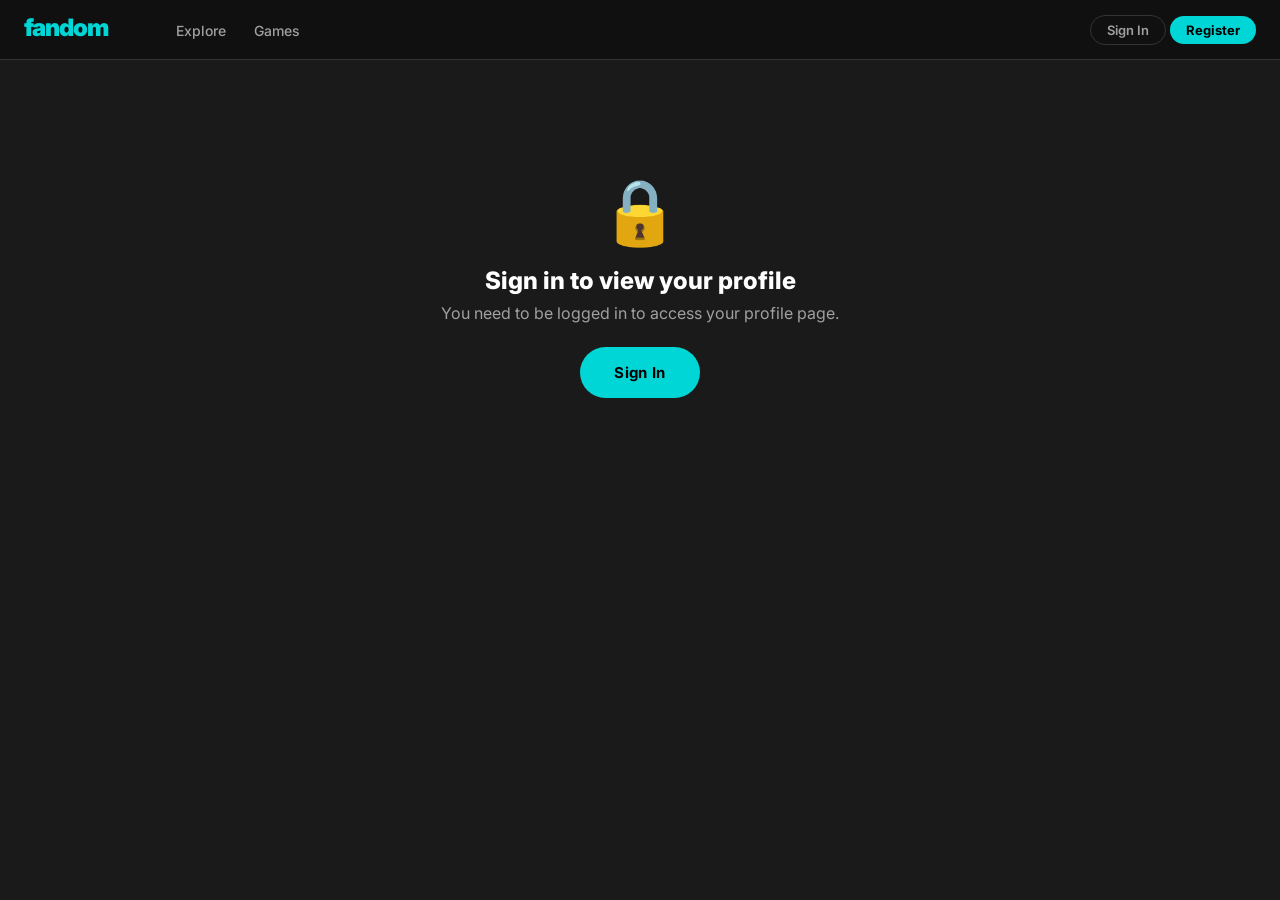
<file: profile.html>
<!DOCTYPE html>
<html lang="en">
<head>
  <meta charset="UTF-8" /><meta name="viewport" content="width=device-width, initial-scale=1.0" />
  <title>My Profile – Fandom</title>
  <link rel="preconnect" href="https://fonts.googleapis.com" />
  <link href="https://fonts.googleapis.com/css2?family=Inter:wght@300;400;500;600;700;800;900&display=swap" rel="stylesheet" />
  <link rel="stylesheet" href="css/main.css" /><link rel="stylesheet" href="css/pages.css" />
</head>
<body>
<header class="global-nav" id="global-nav">
  <div class="nav-inner">
    <div class="nav-left">
      <a href="index.html" class="nav-logo"><svg width="108" height="28" viewBox="0 0 108 28"><text x="0" y="22" font-family="Inter,sans-serif" font-size="24" font-weight="900" fill="#00D6D6" letter-spacing="-1">fandom</text></svg></a>
      <nav class="nav-links"><a href="explore.html" class="nav-link">Explore</a><a href="category.html?cat=games" class="nav-link">Games</a></nav>
    </div>
    <div class="nav-right">
      <div class="nav-user-area">
        <a href="login.html" class="btn-signin" id="signInBtn">Sign In</a>
        <button class="btn-register" onclick="window.location='register.html'" id="registerBtn">Register</button>
      </div>
      <div class="user-logged-in hidden" id="userLoggedIn">
        <div class="user-avatar-wrap" id="userAvatarWrap">
          <div class="user-avatar" id="userAvatar">U</div>
          <div class="user-dropdown-menu"><a href="profile.html">My Profile</a><a href="#" id="logoutBtn">Sign Out</a></div>
        </div>
      </div>
    </div>
  </div>
</header>

<div class="profile-page">
  <div class="profile-layout">
    <div id="notLoggedMsg" style="text-align:center;padding:80px 0;display:none">
      <div style="font-size:64px;margin-bottom:16px">🔒</div>
      <h2 style="font-size:24px;font-weight:800;margin-bottom:8px">Sign in to view your profile</h2>
      <p style="color:var(--color-text-muted);margin-bottom:24px">You need to be logged in to access your profile page.</p>
      <a href="login.html" class="btn-primary btn-large">Sign In</a>
    </div>

    <div id="profileContent">
      <!-- HEADER CARD -->
      <div class="profile-header-card">
        <div class="profile-avatar-large" id="profileAvatarLarge">U</div>
        <div style="flex:1">
          <h1 style="font-size:24px;font-weight:900;margin-bottom:4px" id="profileUsername">Username</h1>
          <p style="font-size:13px;color:var(--color-text-muted)" id="profileEmail">email@example.com</p>
          <p style="font-size:12px;color:var(--color-text-dim);margin-top:4px" id="profileJoined">Joined January 2026</p>
          <div class="profile-stats">
            <div class="profile-stat"><div class="profile-stat-num" id="statEdits">0</div><div class="profile-stat-label">Edits</div></div>
            <div class="profile-stat"><div class="profile-stat-num" id="statWikis">0</div><div class="profile-stat-label">Wikis</div></div>
            <div class="profile-stat"><div class="profile-stat-num" id="statFollowing">0</div><div class="profile-stat-label">Following</div></div>
          </div>
        </div>
        <div style="display:flex;flex-direction:column;gap:8px">
          <button class="btn-primary" onclick="showToast('Edit profile coming soon!','info')">Edit Profile</button>
          <button class="btn-secondary" onclick="Auth.logout()">Sign Out</button>
        </div>
      </div>

      <!-- PROFILE SECTIONS -->
      <div class="profile-sections">
        <div class="profile-section-card">
          <h3>📚 My Wikis</h3>
          <div id="myWikis">
            <div style="text-align:center;padding:24px 0;color:var(--color-text-muted)">
              <div style="font-size:32px;margin-bottom:8px">📭</div>
              <p style="font-size:13px">You haven't followed any wikis yet.</p>
              <a href="explore.html" class="btn-primary" style="display:inline-flex;margin-top:12px;font-size:13px;padding:7px 16px">Explore Wikis</a>
            </div>
          </div>
        </div>
        <div class="profile-section-card">
          <h3>✏️ Recent Activity</h3>
          <div id="recentActivity">
            <div style="text-align:center;padding:24px 0;color:var(--color-text-muted)">
              <div style="font-size:32px;margin-bottom:8px">🕐</div>
              <p style="font-size:13px">No activity yet. Start editing wikis!</p>
            </div>
          </div>
        </div>
        <div class="profile-section-card">
          <h3>🏆 Achievements</h3>
          <div style="display:grid;grid-template-columns:repeat(3,1fr);gap:10px">
            <div style="text-align:center;padding:12px;background:var(--color-surface-2);border-radius:var(--radius-md);opacity:.4" title="Make your first edit">
              <div style="font-size:28px">✏️</div><div style="font-size:10px;margin-top:4px;color:var(--color-text-muted)">First Edit</div>
            </div>
            <div style="text-align:center;padding:12px;background:var(--color-surface-2);border-radius:var(--radius-md);opacity:.4" title="Follow 5 wikis">
              <div style="font-size:28px">❤️</div><div style="font-size:10px;margin-top:4px;color:var(--color-text-muted)">Follower</div>
            </div>
            <div style="text-align:center;padding:12px;background:var(--color-surface-2);border-radius:var(--radius-md);opacity:.4" title="Create a wiki">
              <div style="font-size:28px">🌟</div><div style="font-size:10px;margin-top:4px;color:var(--color-text-muted)">Creator</div>
            </div>
            <div style="text-align:center;padding:12px;background:rgba(0,214,214,.1);border:1px solid rgba(0,214,214,.2);border-radius:var(--radius-md)" title="Joined Fandom">
              <div style="font-size:28px">🎉</div><div style="font-size:10px;margin-top:4px;color:var(--color-primary);font-weight:600">Joined!</div>
            </div>
          </div>
        </div>
        <div class="profile-section-card">
          <h3>⚙️ Account Settings</h3>
          <div style="display:flex;flex-direction:column;gap:10px">
            <button class="btn-secondary" onclick="showToast('Email settings coming soon!','info')">📧 Change Email</button>
            <button class="btn-secondary" onclick="showToast('Password change coming soon!','info')">🔑 Change Password</button>
            <button class="btn-secondary" onclick="showToast('Notifications settings coming soon!','info')">🔔 Notifications</button>
            <button style="padding:10px 24px;border-radius:var(--radius-full);border:1px solid #ff444444;background:rgba(255,68,68,.08);color:#ff4444;font-size:14px;font-weight:600;cursor:pointer;transition:all .2s" onmouseover="this.style.background='rgba(255,68,68,.15)'" onmouseout="this.style.background='rgba(255,68,68,.08)'" onclick="if(confirm('Delete your account?'))showToast('Account deletion is disabled in this demo.','error')">🗑️ Delete Account</button>
          </div>
        </div>
      </div>
    </div>
  </div>
</div>

<div class="toast" id="toast"></div>
<script src="js/data.js"></script><script src="js/auth.js"></script><script src="js/main.js"></script>
<script>
document.addEventListener('DOMContentLoaded', () => {
  const user = Auth.getCurrentUser();
  if (!user) {
    document.getElementById('notLoggedMsg').style.display = 'block';
    document.getElementById('profileContent').style.display = 'none';
    return;
  }
  document.getElementById('profileContent').style.display = 'block';
  document.getElementById('notLoggedMsg').style.display = 'none';
  document.getElementById('profileAvatarLarge').textContent = user.username.charAt(0).toUpperCase();
  document.getElementById('profileUsername').textContent = user.username;
  document.getElementById('profileEmail').textContent = user.email;
  document.getElementById('profileJoined').textContent = 'Joined ' + new Date(user.created).toLocaleDateString('en-US',{month:'long',year:'numeric'});
  document.getElementById('statEdits').textContent = user.edits || 0;
  document.getElementById('statWikis').textContent = (user.wikisJoined || []).length;
  document.getElementById('statFollowing').textContent = user.following || 0;
});
</script>
</body>
</html>
</file>
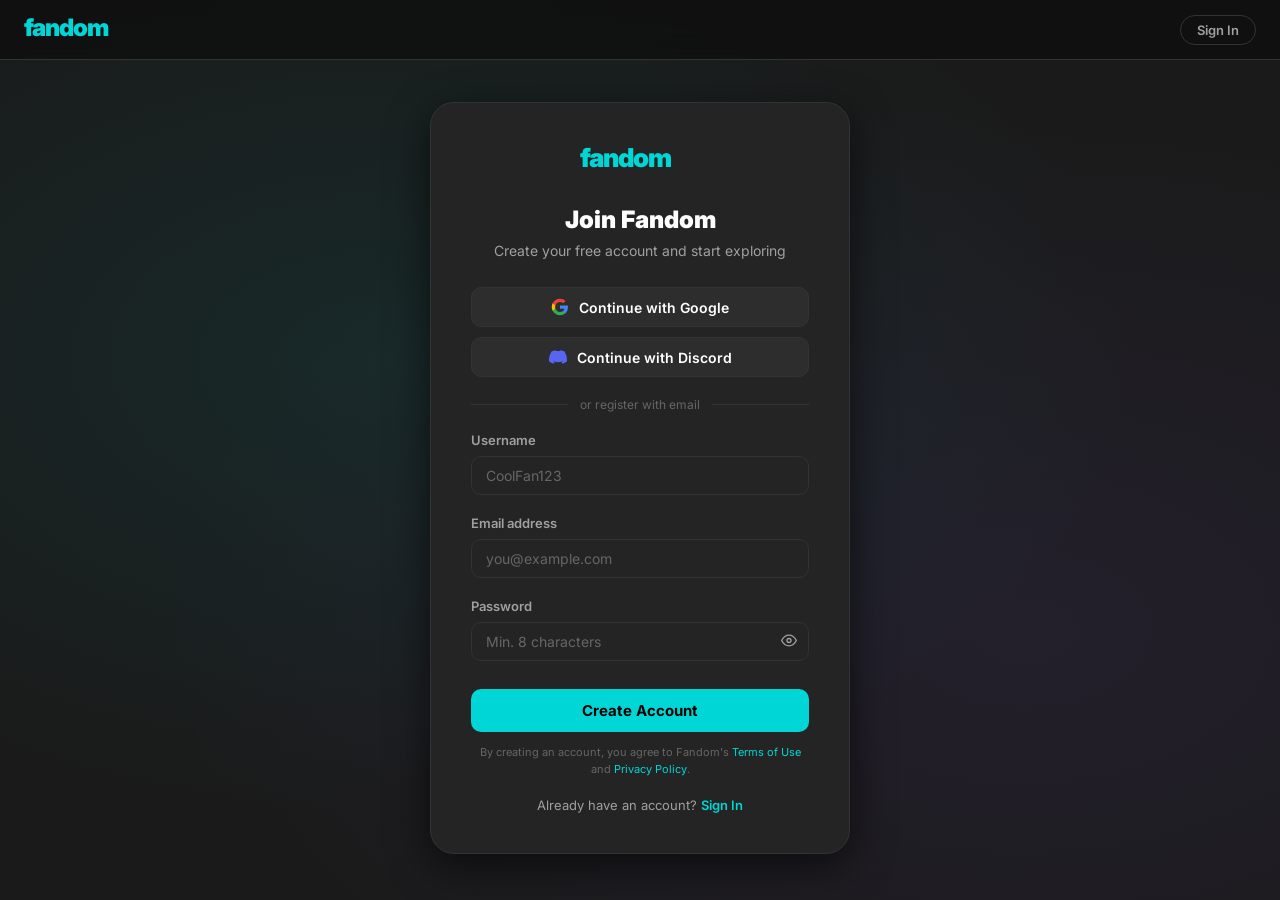
<file: register.html>
<!DOCTYPE html>
<html lang="en">
<head>
  <meta charset="UTF-8" />
  <meta name="viewport" content="width=device-width, initial-scale=1.0" />
  <title>Register – Join Fandom</title>
  <meta name="description" content="Create your free Fandom account and join millions of fans on the world's largest fan community platform." />
  <link rel="preconnect" href="https://fonts.googleapis.com" />
  <link rel="preconnect" href="https://fonts.gstatic.com" crossorigin />
  <link href="https://fonts.googleapis.com/css2?family=Inter:wght@300;400;500;600;700;800;900&display=swap" rel="stylesheet" />
  <link rel="stylesheet" href="css/main.css" />
  <link rel="stylesheet" href="css/pages.css" />
</head>
<body>
  <header class="global-nav" id="global-nav">
    <div class="nav-inner">
      <div class="nav-left">
        <a href="index.html" class="nav-logo">
          <svg width="108" height="28" viewBox="0 0 108 28"><text x="0" y="22" font-family="Inter,sans-serif" font-size="24" font-weight="900" fill="#00D6D6" letter-spacing="-1">fandom</text></svg>
        </a>
      </div>
      <div class="nav-right">
        <a href="login.html" class="btn-signin">Sign In</a>
      </div>
    </div>
  </header>

  <div class="auth-page">
    <div class="auth-card">
      <a href="index.html" class="auth-logo">
        <svg width="120" height="30" viewBox="0 0 120 30"><text x="0" y="24" font-family="Inter,sans-serif" font-size="26" font-weight="900" fill="#00D6D6" letter-spacing="-1">fandom</text></svg>
      </a>
      <h1 class="auth-title">Join Fandom</h1>
      <p class="auth-subtitle">Create your free account and start exploring</p>

      <button class="btn-social" id="googleReg">
        <svg width="18" height="18" viewBox="0 0 24 24"><path d="M22.56 12.25c0-.78-.07-1.53-.2-2.25H12v4.26h5.92c-.26 1.37-1.04 2.53-2.21 3.31v2.77h3.57c2.08-1.92 3.28-4.74 3.28-8.09z" fill="#4285F4"/><path d="M12 23c2.97 0 5.46-.98 7.28-2.66l-3.57-2.77c-.98.66-2.23 1.06-3.71 1.06-2.86 0-5.29-1.93-6.16-4.53H2.18v2.84C3.99 20.53 7.7 23 12 23z" fill="#34A853"/><path d="M5.84 14.09c-.22-.66-.35-1.36-.35-2.09s.13-1.43.35-2.09V7.07H2.18C1.43 8.55 1 10.22 1 12s.43 3.45 1.18 4.93l2.85-2.22.81-.62z" fill="#FBBC05"/><path d="M12 5.38c1.62 0 3.06.56 4.21 1.64l3.15-3.15C17.45 2.09 14.97 1 12 1 7.7 1 3.99 3.47 2.18 7.07l3.66 2.84c.87-2.6 3.3-4.53 6.16-4.53z" fill="#EA4335"/></svg>
        Continue with Google
      </button>
      <button class="btn-social" id="discordReg">
        <svg width="18" height="18" viewBox="0 0 24 24" fill="#5865F2"><path d="M20.317 4.37a19.791 19.791 0 0 0-4.885-1.515.074.074 0 0 0-.079.037c-.21.375-.444.864-.608 1.25a18.27 18.27 0 0 0-5.487 0 12.64 12.64 0 0 0-.617-1.25.077.077 0 0 0-.079-.037A19.736 19.736 0 0 0 3.677 4.37a.07.07 0 0 0-.032.027C.533 9.046-.32 13.58.099 18.057a.082.082 0 0 0 .031.057 19.9 19.9 0 0 0 5.993 3.03.078.078 0 0 0 .084-.028c.462-.63.874-1.295 1.226-1.994a.076.076 0 0 0-.041-.106 13.107 13.107 0 0 1-1.872-.892.077.077 0 0 1-.008-.128 10.2 10.2 0 0 0 .372-.292.074.074 0 0 1 .077-.01c3.928 1.793 8.18 1.793 12.062 0a.074.074 0 0 1 .078.01c.12.098.246.198.373.292a.077.077 0 0 1-.006.127 12.299 12.299 0 0 1-1.873.892.077.077 0 0 0-.041.107c.36.698.772 1.362 1.225 1.993a.076.076 0 0 0 .084.028 19.839 19.839 0 0 0 6.002-3.03.077.077 0 0 0 .032-.054c.5-5.177-.838-9.674-3.549-13.66a.061.061 0 0 0-.031-.03z"/></svg>
        Continue with Discord
      </button>

      <div class="auth-divider"><span></span><p>or register with email</p><span></span></div>

      <form id="registerForm" novalidate>
        <div class="form-group" id="usernameGroup">
          <label class="form-label" for="regUsername">Username</label>
          <input type="text" class="form-input" id="regUsername" placeholder="CoolFan123" autocomplete="username" required minlength="3" maxlength="30" />
          <div class="form-error" id="usernameError">Username must be 3–30 characters.</div>
        </div>
        <div class="form-group" id="regEmailGroup">
          <label class="form-label" for="regEmail">Email address</label>
          <input type="email" class="form-input" id="regEmail" placeholder="you@example.com" autocomplete="email" required />
          <div class="form-error" id="regEmailError">Please enter a valid email.</div>
        </div>
        <div class="form-group" id="regPasswordGroup">
          <label class="form-label" for="regPassword">Password</label>
          <div style="position:relative">
            <input type="password" class="form-input" id="regPassword" placeholder="Min. 8 characters" autocomplete="new-password" required minlength="8" style="padding-right:42px" />
            <button type="button" id="toggleRegPw" style="position:absolute;right:12px;top:50%;transform:translateY(-50%);color:var(--color-text-muted)" aria-label="Toggle password">
              <svg width="16" height="16" viewBox="0 0 24 24" fill="none" stroke="currentColor" stroke-width="2"><path d="M1 12s4-8 11-8 11 8 11 8-4 8-11 8-11-8-11-8z"/><circle cx="12" cy="12" r="3"/></svg>
            </button>
          </div>
          <div class="form-error" id="regPasswordError">Password must be at least 8 characters.</div>
        </div>
        <button type="submit" class="btn-submit" id="registerSubmit">Create Account</button>
        <p id="registerError" style="color:#ff4444;font-size:13px;text-align:center;margin-top:10px;display:none"></p>
      </form>

      <p class="terms-text">By creating an account, you agree to Fandom's <a href="#">Terms of Use</a> and <a href="#">Privacy Policy</a>.</p>
      <p class="auth-footer-text">Already have an account? <a href="login.html">Sign In</a></p>
    </div>
  </div>

  <div class="toast" id="toast"></div>

  <script src="js/data.js"></script>
  <script src="js/auth.js"></script>
  <script src="js/main.js"></script>
  <script>
    if (Auth.isLoggedIn()) window.location.href = 'index.html';

    document.getElementById('toggleRegPw').addEventListener('click', () => {
      const pw = document.getElementById('regPassword');
      pw.type = pw.type === 'password' ? 'text' : 'password';
    });

    ['googleReg', 'discordReg'].forEach(id => {
      document.getElementById(id).addEventListener('click', () => showToast('Social registration coming soon!', 'info'));
    });

    document.getElementById('registerForm').addEventListener('submit', (e) => {
      e.preventDefault();
      const username = document.getElementById('regUsername').value.trim();
      const email = document.getElementById('regEmail').value.trim();
      const password = document.getElementById('regPassword').value;
      const registerError = document.getElementById('registerError');
      let valid = true;

      ['usernameGroup','regEmailGroup','regPasswordGroup'].forEach(id => document.getElementById(id).classList.remove('has-error'));
      registerError.style.display = 'none';

      if (!username || username.length < 3 || username.length > 30) {
        document.getElementById('usernameGroup').classList.add('has-error');
        valid = false;
      }
      if (!email || !/^[^\s@]+@[^\s@]+\.[^\s@]+$/.test(email)) {
        document.getElementById('regEmailGroup').classList.add('has-error');
        valid = false;
      }
      if (!password || password.length < 8) {
        document.getElementById('regPasswordGroup').classList.add('has-error');
        valid = false;
      }
      if (!valid) return;

      const btn = document.getElementById('registerSubmit');
      btn.textContent = 'Creating account...';
      btn.disabled = true;

      setTimeout(() => {
        const result = FandomDB.registerUser(username, email, password);
        if (result.success) {
          Auth.setSession(result.user);
          showToast(`Welcome to Fandom, ${username}! 🎉`, 'success');
          setTimeout(() => { window.location.href = 'index.html'; }, 1200);
        } else {
          registerError.textContent = result.error;
          registerError.style.display = 'block';
          btn.textContent = 'Create Account';
          btn.disabled = false;
        }
      }, 800);
    });
  </script>
</body>
</html>
</file>
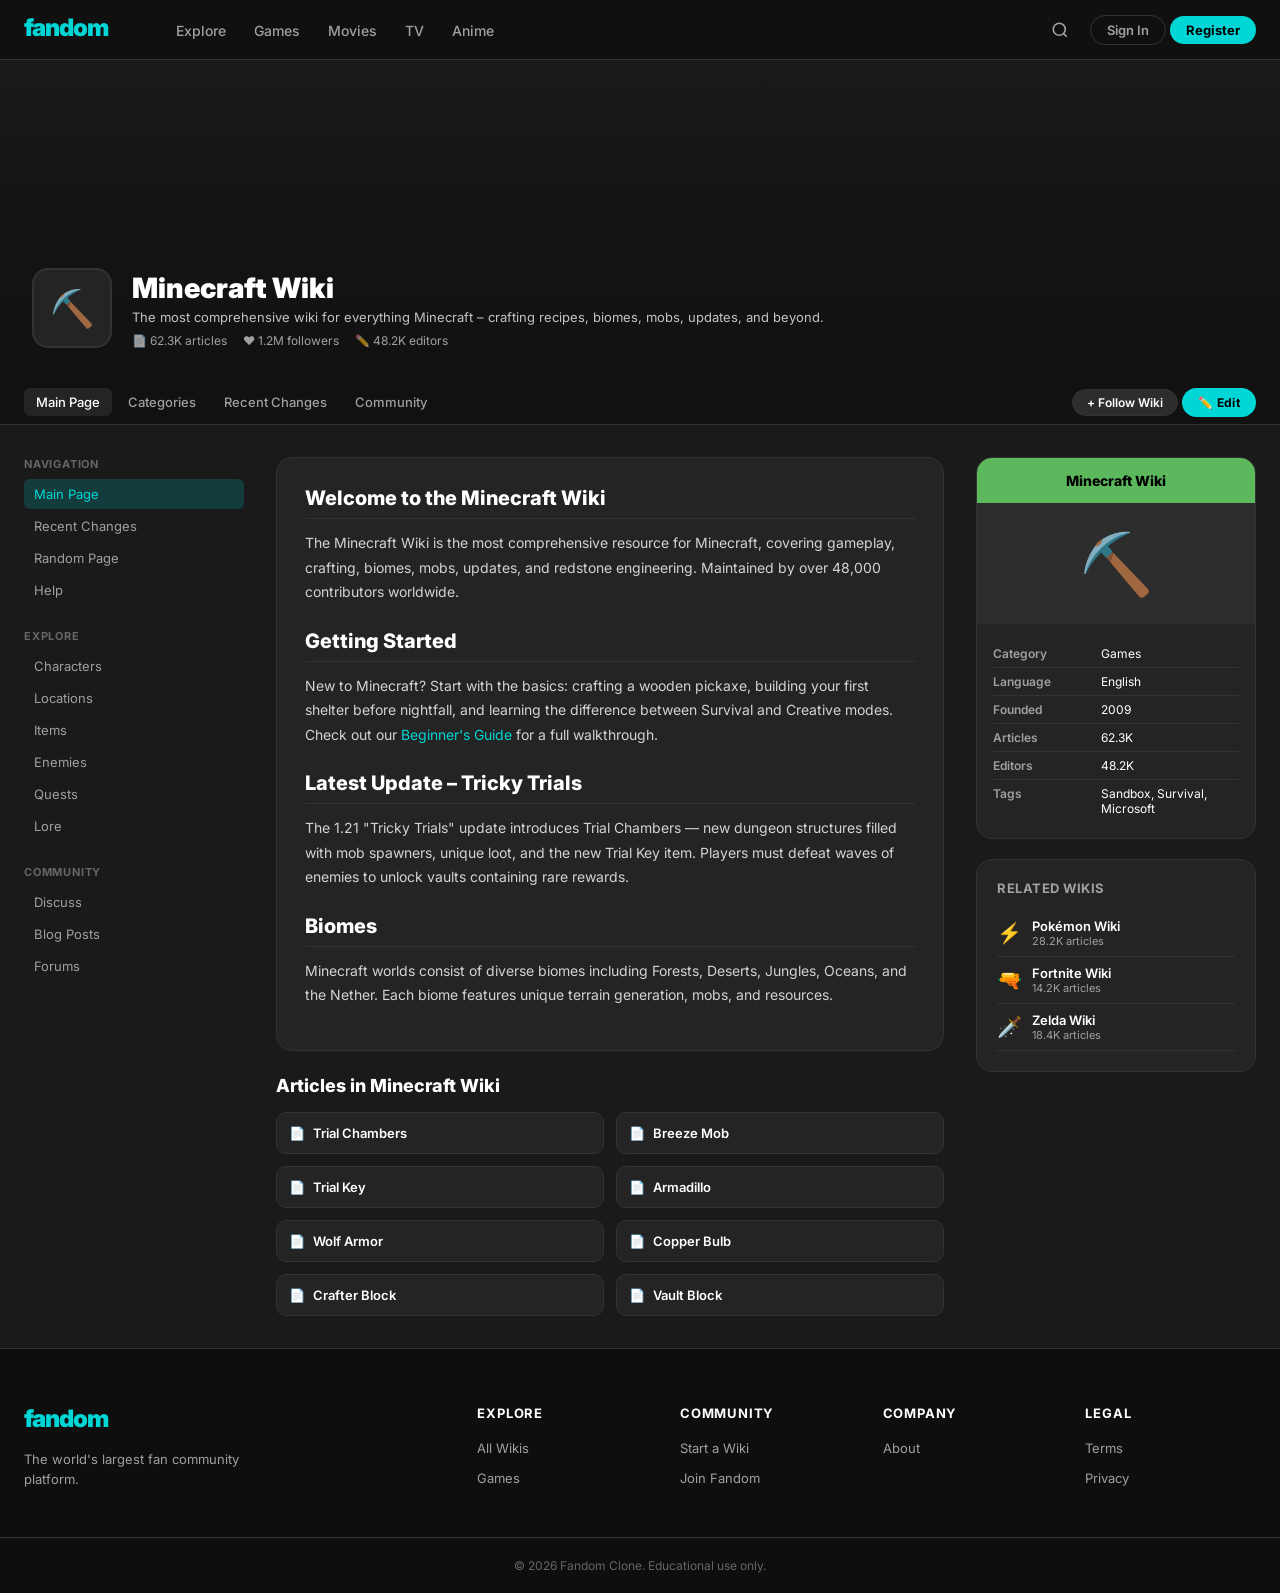
<file: wiki.html>
<!DOCTYPE html>
<html lang="en">
<head>
  <meta charset="UTF-8" /><meta name="viewport" content="width=device-width, initial-scale=1.0" />
  <title id="pageTitle">Wiki – Fandom</title>
  <link rel="preconnect" href="https://fonts.googleapis.com" />
  <link href="https://fonts.googleapis.com/css2?family=Inter:wght@300;400;500;600;700;800;900&display=swap" rel="stylesheet" />
  <link rel="stylesheet" href="css/main.css" /><link rel="stylesheet" href="css/pages.css" />
</head>
<body>
<header class="global-nav" id="global-nav">
  <div class="nav-inner">
    <div class="nav-left">
      <button class="hamburger-btn" id="hamburgerBtn"><span></span><span></span><span></span></button>
      <a href="index.html" class="nav-logo"><svg width="108" height="28" viewBox="0 0 108 28"><text x="0" y="22" font-family="Inter,sans-serif" font-size="24" font-weight="900" fill="#00D6D6" letter-spacing="-1">fandom</text></svg></a>
      <nav class="nav-links" id="navLinks">
        <a href="explore.html" class="nav-link">Explore</a>
        <a href="category.html?cat=games" class="nav-link">Games</a>
        <a href="category.html?cat=movies" class="nav-link">Movies</a>
        <a href="category.html?cat=tv" class="nav-link">TV</a>
        <a href="category.html?cat=anime" class="nav-link">Anime</a>
      </nav>
    </div>
    <div class="nav-right">
      <div class="search-container" id="searchContainer">
        <button class="search-icon-btn" id="searchToggle"><svg width="18" height="18" viewBox="0 0 24 24" fill="none" stroke="currentColor" stroke-width="2.2"><circle cx="11" cy="11" r="8"/><path d="m21 21-4.35-4.35"/></svg></button>
        <div class="search-expand" id="searchExpand"><input type="text" id="searchInput" class="search-input" placeholder="Search Fandom..." /><div class="search-results" id="searchResults"></div></div>
      </div>
      <div class="nav-user-area">
        <a href="login.html" class="btn-signin" id="signInBtn">Sign In</a>
        <button class="btn-register" onclick="window.location='register.html'" id="registerBtn">Register</button>
      </div>
      <div class="user-logged-in hidden" id="userLoggedIn">
        <div class="user-avatar-wrap" id="userAvatarWrap">
          <div class="user-avatar" id="userAvatar">U</div>
          <div class="user-dropdown-menu"><a href="profile.html">My Profile</a><a href="#">My Wikis</a><a href="#" id="logoutBtn">Sign Out</a></div>
        </div>
      </div>
    </div>
  </div>
  <div class="mobile-menu" id="mobileMenu"><a href="explore.html">Explore</a><a href="category.html?cat=games">Games</a><a href="login.html">Sign In</a></div>
</header>

<div class="wiki-page">
  <!-- HERO -->
  <div class="wiki-hero" id="wikiHero">
    <div class="wiki-hero-overlay"></div>
    <div class="wiki-hero-content">
      <div class="wiki-logo-box" id="wikiLogoBox">⚙️</div>
      <div class="wiki-hero-info">
        <h1 id="wikiTitle">Loading...</h1>
        <p id="wikiDesc">...</p>
        <div class="wiki-hero-meta">
          <span id="wikiArticles">📄 — articles</span>
          <span id="wikiFollowers">❤️ — followers</span>
          <span id="wikiEditors">✏️ — editors</span>
        </div>
      </div>
    </div>
  </div>

  <!-- WIKI NAV BAR -->
  <div style="background:var(--color-bg-2);border-bottom:1px solid var(--color-border);padding:0 24px;position:sticky;top:60px;z-index:100">
    <div style="max-width:1280px;margin:0 auto;display:flex;gap:4px;align-items:center;height:44px;overflow-x:auto">
      <a href="#main-page" class="nav-link active" style="font-size:13px;white-space:nowrap">Main Page</a>
      <a href="#categories" class="nav-link" style="font-size:13px;white-space:nowrap">Categories</a>
      <a href="#recent" class="nav-link" style="font-size:13px;white-space:nowrap">Recent Changes</a>
      <a href="#community" class="nav-link" style="font-size:13px;white-space:nowrap">Community</a>
      <div style="flex:1"></div>
      <button id="followWikiBtn" class="btn-secondary" style="font-size:12px;padding:5px 14px;white-space:nowrap">+ Follow Wiki</button>
      <button id="editWikiBtn" class="btn-primary" style="font-size:12px;padding:5px 14px;white-space:nowrap">✏️ Edit</button>
    </div>
  </div>

  <!-- LAYOUT -->
  <div class="wiki-layout">
    <!-- LEFT SIDEBAR -->
    <aside class="wiki-sidebar-left">
      <div class="wiki-sidebar-section">
        <nav class="wiki-sidebar-nav">
          <h3>Navigation</h3>
          <ul>
            <li><a href="#main-page" class="active">Main Page</a></li>
            <li><a href="#recent">Recent Changes</a></li>
            <li><a href="#random">Random Page</a></li>
            <li><a href="#help">Help</a></li>
          </ul>
        </nav>
      </div>
      <div class="wiki-sidebar-section">
        <nav class="wiki-sidebar-nav">
          <h3>Explore</h3>
          <ul id="sidebarCategoryLinks"></ul>
        </nav>
      </div>
      <div class="wiki-sidebar-section">
        <nav class="wiki-sidebar-nav">
          <h3>Community</h3>
          <ul>
            <li><a href="#discuss">Discuss</a></li>
            <li><a href="#blog">Blog Posts</a></li>
            <li><a href="#forums">Forums</a></li>
          </ul>
        </nav>
      </div>
    </aside>

    <!-- MAIN CONTENT -->
    <main class="wiki-main" id="wikiMain">
      <div class="wiki-content-area">
        <div id="wikiContentBody">
          <div style="text-align:center;padding:40px;color:var(--color-text-muted)">Loading wiki content...</div>
        </div>
      </div>

      <!-- RECENT ARTICLES -->
      <div style="margin-top:24px">
        <h2 style="font-size:18px;font-weight:800;margin-bottom:16px" id="articlesHeading">Recent Articles</h2>
        <div style="display:grid;grid-template-columns:repeat(2,1fr);gap:12px" id="articlesGrid"></div>
      </div>
    </main>

    <!-- RIGHT SIDEBAR -->
    <aside class="wiki-sidebar-right">
      <div class="wiki-infobox" id="wikiInfobox">
        <div class="wiki-infobox-header" id="infoboxTitle">Wiki Info</div>
        <div style="font-size:60px;text-align:center;padding:24px;background:var(--color-surface-2)" id="infoboxIcon">⚙️</div>
        <div class="wiki-infobox-body" id="infoboxBody"></div>
      </div>
      <!-- Related wikis -->
      <div style="background:var(--color-surface);border:1px solid var(--color-border);border-radius:var(--radius-lg);padding:20px">
        <h3 style="font-size:13px;font-weight:700;margin-bottom:14px;color:var(--color-text-muted);text-transform:uppercase;letter-spacing:.5px">Related Wikis</h3>
        <div id="relatedWikis"></div>
      </div>
    </aside>
  </div>
</div>

<footer class="site-footer">
  <div class="footer-inner">
    <div class="footer-brand"><svg width="108" height="28" viewBox="0 0 108 28"><text x="0" y="22" font-family="Inter,sans-serif" font-size="24" font-weight="900" fill="#00D6D6" letter-spacing="-1">fandom</text></svg><p>The world's largest fan community platform.</p></div>
    <div class="footer-links-grid">
      <div class="footer-col"><h4>Explore</h4><ul><li><a href="explore.html">All Wikis</a></li><li><a href="category.html?cat=games">Games</a></li></ul></div>
      <div class="footer-col"><h4>Community</h4><ul><li><a href="create-wiki.html">Start a Wiki</a></li><li><a href="register.html">Join Fandom</a></li></ul></div>
      <div class="footer-col"><h4>Company</h4><ul><li><a href="about.html">About</a></li></ul></div>
      <div class="footer-col"><h4>Legal</h4><ul><li><a href="#">Terms</a></li><li><a href="#">Privacy</a></li></ul></div>
    </div>
  </div>
  <div class="footer-bottom"><p>© 2026 Fandom Clone. Educational use only.</p></div>
</footer>

<div class="toast" id="toast"></div>
<script src="js/data.js"></script><script src="js/auth.js"></script><script src="js/main.js"></script>
<script>
const wikiArticlesContent = {
  minecraft: {
    sections: [
      { title: 'Welcome to the Minecraft Wiki', body: 'The Minecraft Wiki is the most comprehensive resource for Minecraft, covering gameplay, crafting, biomes, mobs, updates, and redstone engineering. Maintained by over 48,000 contributors worldwide.' },
      { title: 'Getting Started', body: 'New to Minecraft? Start with the basics: crafting a wooden pickaxe, building your first shelter before nightfall, and learning the difference between Survival and Creative modes. Check out our <a href="#">Beginner\'s Guide</a> for a full walkthrough.' },
      { title: 'Latest Update – Tricky Trials', body: 'The 1.21 "Tricky Trials" update introduces Trial Chambers — new dungeon structures filled with mob spawners, unique loot, and the new Trial Key item. Players must defeat waves of enemies to unlock vaults containing rare rewards.' },
      { title: 'Biomes', body: 'Minecraft worlds consist of diverse biomes including Forests, Deserts, Jungles, Oceans, and the Nether. Each biome features unique terrain generation, mobs, and resources.' },
    ],
    articles: ['Trial Chambers','Breeze Mob','Trial Key','Armadillo','Wolf Armor','Copper Bulb','Crafter Block','Vault Block']
  },
  pokemon: {
    sections: [
      { title: 'Welcome to the Pokémon Wiki', body: 'The Bulbapedia-inspired resource on Fandom covering all 1000+ Pokémon species, moves, abilities, items, regions, and games across every generation since 1996.' },
      { title: 'Pokémon Scarlet & Violet', body: 'The latest mainline entries set in the Paldea region introduced open-world gameplay, new Paradox Pokémon, and the Terastal phenomenon allowing Pokémon to change their type in battle.' },
      { title: 'Competitive Battling', body: 'Master the EV training system, understand IVs and nature modifiers, and learn top tier strategies used in VGC tournaments. Our strategy guides cover every format from OU to Ubers.' },
    ],
    articles: ['Pikachu','Charizard','Mewtwo','Rayquaza','Terapagos','Koraidon','Paradox Pokémon','Tera Types']
  },
  marvel: {
    sections: [
      { title: 'Welcome to the Marvel Database', body: 'The most complete Marvel Universe wiki with over 185,000 articles covering all comics since 1939, the Marvel Cinematic Universe, animated series, and video games.' },
      { title: 'The Multiverse Saga', body: 'Phase 4-6 of the MCU explores the concept of the multiverse with Kang the Conqueror as the primary antagonist. Stories span across Doctor Strange in the Multiverse of Madness, Loki, and the upcoming Avengers: Secret Wars.' },
      { title: 'Comics Canon', body: 'The main Marvel Comics universe is designated Earth-616. Notable storylines include Secret Wars (1984 & 2015), House of M, Civil War, and the current Fall of the House of X saga.' },
    ],
    articles: ['Iron Man','Spider-Man','Kang the Conqueror','Wolverine','Black Panther','Doctor Strange','Scarlet Witch','Captain America']
  },
};

document.addEventListener('DOMContentLoaded', () => {
  const slug = getParam('wiki') || 'minecraft';
  const wiki = FandomDB.getWiki(slug);
  if (!wiki) { document.getElementById('wikiTitle').textContent = 'Wiki Not Found'; return; }

  document.title = wiki.title + ' – Fandom';
  document.getElementById('pageTitle').textContent = wiki.title + ' – Fandom';
  document.getElementById('wikiTitle').textContent = wiki.title;
  document.getElementById('wikiDesc').textContent = wiki.description;
  document.getElementById('wikiLogoBox').textContent = wiki.icon;
  document.getElementById('wikiArticles').textContent = '📄 ' + formatNumber(wiki.articles) + ' articles';
  document.getElementById('wikiFollowers').textContent = '❤️ ' + formatNumber(wiki.followers) + ' followers';
  document.getElementById('wikiEditors').textContent = '✏️ ' + formatNumber(wiki.editors) + ' editors';
  document.getElementById('infoboxTitle').textContent = wiki.title;
  document.getElementById('infoboxIcon').textContent = wiki.icon;
  document.getElementById('infoboxTitle').style.background = wiki.color || 'var(--color-primary)';
  document.getElementById('articlesHeading').textContent = 'Articles in ' + wiki.title;

  const infoboxBody = document.getElementById('infoboxBody');
  infoboxBody.innerHTML = `
    <div class="wiki-infobox-row"><span class="wiki-infobox-label">Category</span><span class="wiki-infobox-value">${capitalize(wiki.category)}</span></div>
    <div class="wiki-infobox-row"><span class="wiki-infobox-label">Language</span><span class="wiki-infobox-value">${wiki.language}</span></div>
    <div class="wiki-infobox-row"><span class="wiki-infobox-label">Founded</span><span class="wiki-infobox-value">${wiki.created}</span></div>
    <div class="wiki-infobox-row"><span class="wiki-infobox-label">Articles</span><span class="wiki-infobox-value">${formatNumber(wiki.articles)}</span></div>
    <div class="wiki-infobox-row"><span class="wiki-infobox-label">Editors</span><span class="wiki-infobox-value">${formatNumber(wiki.editors)}</span></div>
    <div class="wiki-infobox-row"><span class="wiki-infobox-label">Tags</span><span class="wiki-infobox-value">${wiki.tags.join(', ')}</span></div>
  `;

  // Content
  const content = wikiArticlesContent[slug] || {
    sections: [{ title: 'About this Wiki', body: wiki.description }],
    articles: ['Article 1','Article 2','Article 3','Article 4']
  };
  document.getElementById('wikiContentBody').innerHTML = content.sections.map(s => `
    <h2>${s.title}</h2><p>${s.body}</p>
  `).join('');

  // Article grid
  document.getElementById('articlesGrid').innerHTML = (content.articles || []).map(a => `
    <div style="padding:12px;background:var(--color-surface);border:1px solid var(--color-border);border-radius:var(--radius-md);cursor:pointer;font-size:13px;font-weight:600;display:flex;align-items:center;gap:8px;transition:all .2s" onmouseover="this.style.borderColor='var(--color-primary)'" onmouseout="this.style.borderColor='var(--color-border)'">
      <span style="color:var(--color-primary)">📄</span> ${a}
    </div>
  `).join('');

  // Sidebar links
  const catLinks = ['Characters','Locations','Items','Enemies','Quests','Lore'];
  document.getElementById('sidebarCategoryLinks').innerHTML = catLinks.map(c => `<li><a href="#">${c}</a></li>`).join('');

  // Related
  const related = FandomDB.filterByCategory(wiki.category).filter(w => w.slug !== slug).slice(0, 3);
  document.getElementById('relatedWikis').innerHTML = related.map(w => `
    <a href="wiki.html?wiki=${w.slug}" style="display:flex;align-items:center;gap:10px;padding:8px 0;border-bottom:1px solid var(--color-border);text-decoration:none;transition:color .2s" onmouseover="this.style.color='var(--color-primary)'" onmouseout="this.style.color='inherit'">
      <span style="font-size:20px">${w.icon}</span>
      <div><div style="font-size:13px;font-weight:600">${w.title}</div><div style="font-size:11px;color:var(--color-text-muted)">${formatNumber(w.articles)} articles</div></div>
    </a>
  `).join('');

  // Follow button
  document.getElementById('followWikiBtn').addEventListener('click', () => {
    if (!Auth.isLoggedIn()) { showToast('Sign in to follow this wiki', 'info'); window.location.href='login.html'; return; }
    showToast('You are now following ' + wiki.title + '! ❤️', 'success');
  });
  document.getElementById('editWikiBtn').addEventListener('click', () => {
    if (!Auth.isLoggedIn()) { showToast('Sign in to edit this wiki', 'info'); window.location.href='login.html'; return; }
    showToast('Wiki editor coming soon!', 'info');
  });
});
</script>
</body>
</html>
</file>
<file: css/main.css>
/* =============================================
   FANDOM CLONE – MAIN CSS
   Global variables, resets, utilities
   ============================================= */

:root {
  --color-bg: #1a1a1a;
  --color-bg-2: #111111;
  --color-bg-3: #0e0e0e;
  --color-surface: #242424;
  --color-surface-2: #2d2d2d;
  --color-border: #333333;
  --color-text: #ffffff;
  --color-text-muted: #a0a0a0;
  --color-text-dim: #666666;
  --color-primary: #00d6d6;
  --color-primary-dark: #00a8a8;
  --color-primary-glow: rgba(0,214,214,0.18);
  --color-accent: #ff4500;
  --color-accent-2: #8b5cf6;
  --color-gold: #ffd700;
  --color-games: #6c63ff;
  --color-movies: #ff6b35;
  --color-tv: #00c6ff;
  --color-anime: #ff0080;
  --color-books: #43e97b;
  --color-comics: #f9ca24;
  --radius-sm: 6px;
  --radius-md: 10px;
  --radius-lg: 16px;
  --radius-xl: 24px;
  --radius-full: 9999px;
  --shadow-sm: 0 1px 4px rgba(0,0,0,.4);
  --shadow-md: 0 4px 20px rgba(0,0,0,.5);
  --shadow-lg: 0 12px 40px rgba(0,0,0,.6);
  --shadow-primary: 0 4px 24px rgba(0,214,214,.25);
  --font-sans: 'Inter', -apple-system, BlinkMacSystemFont, 'Segoe UI', sans-serif;
  --transition: 0.2s ease;
  --transition-slow: 0.4s ease;
  --nav-height: 60px;
}

*, *::before, *::after { box-sizing: border-box; margin: 0; padding: 0; }

html { scroll-behavior: smooth; }

body {
  font-family: var(--font-sans);
  background: var(--color-bg);
  color: var(--color-text);
  min-height: 100vh;
  overflow-x: hidden;
  -webkit-font-smoothing: antialiased;
}

a { color: inherit; text-decoration: none; transition: color var(--transition); }
button { cursor: pointer; border: none; background: none; font-family: inherit; }
img { max-width: 100%; display: block; }
ul { list-style: none; }

/* ---- CONTAINER ---- */
.container {
  width: 100%;
  max-width: 1280px;
  margin: 0 auto;
  padding: 0 24px;
}

/* ---- BUTTONS ---- */
.btn-primary {
  display: inline-flex;
  align-items: center;
  gap: 8px;
  padding: 10px 24px;
  background: var(--color-primary);
  color: #000;
  font-weight: 700;
  font-size: 14px;
  border-radius: var(--radius-full);
  border: 2px solid transparent;
  transition: all var(--transition);
  letter-spacing: 0.3px;
}
.btn-primary:hover {
  background: var(--color-primary-dark);
  transform: translateY(-1px);
  box-shadow: var(--shadow-primary);
}
.btn-primary.btn-large { padding: 14px 32px; font-size: 15px; }

.btn-outline-white {
  display: inline-flex;
  align-items: center;
  gap: 8px;
  padding: 10px 24px;
  background: transparent;
  color: #fff;
  font-weight: 700;
  font-size: 14px;
  border-radius: var(--radius-full);
  border: 2px solid rgba(255,255,255,0.5);
  transition: all var(--transition);
}
.btn-outline-white:hover {
  border-color: #fff;
  background: rgba(255,255,255,0.1);
}
.btn-outline-white.btn-large { padding: 14px 32px; font-size: 15px; }

.btn-secondary {
  display: inline-flex;
  align-items: center;
  gap: 8px;
  padding: 10px 24px;
  background: var(--color-surface-2);
  color: var(--color-text);
  font-weight: 600;
  font-size: 14px;
  border-radius: var(--radius-full);
  border: 1px solid var(--color-border);
  transition: all var(--transition);
}
.btn-secondary:hover { background: var(--color-surface); border-color: var(--color-primary); color: var(--color-primary); }

/* ---- SECTION ---- */
.section { padding: 64px 0; }
.section-header {
  display: flex;
  align-items: center;
  justify-content: space-between;
  margin-bottom: 32px;
}
.section-title {
  font-size: 28px;
  font-weight: 800;
  color: var(--color-text);
  letter-spacing: -0.5px;
}
.see-all-link {
  color: var(--color-primary);
  font-weight: 600;
  font-size: 14px;
  transition: color var(--transition);
}
.see-all-link:hover { color: var(--color-primary-dark); }

/* ---- GLOBAL NAV ---- */
.global-nav {
  position: fixed;
  top: 0; left: 0; right: 0;
  z-index: 1000;
  background: rgba(17,17,17,0.97);
  backdrop-filter: blur(12px);
  -webkit-backdrop-filter: blur(12px);
  border-bottom: 1px solid var(--color-border);
  height: var(--nav-height);
  transition: all var(--transition);
}
.global-nav.scrolled { box-shadow: var(--shadow-md); }

.nav-inner {
  display: flex;
  align-items: center;
  justify-content: space-between;
  height: var(--nav-height);
  padding: 0 24px;
  max-width: 1440px;
  margin: 0 auto;
}

.nav-left {
  display: flex;
  align-items: center;
  gap: 8px;
}

.nav-logo svg text { fill: var(--color-primary); }
.nav-logo:hover svg text { fill: var(--color-primary-dark); }

.hamburger-btn {
  display: none;
  flex-direction: column;
  gap: 5px;
  padding: 8px;
  border-radius: var(--radius-sm);
  transition: background var(--transition);
}
.hamburger-btn:hover { background: var(--color-surface); }
.hamburger-btn span {
  display: block;
  width: 20px;
  height: 2px;
  background: var(--color-text);
  border-radius: 2px;
  transition: all var(--transition);
}

.nav-links {
  display: flex;
  align-items: center;
  gap: 4px;
  margin-left: 24px;
}

.nav-link {
  display: flex;
  align-items: center;
  gap: 5px;
  padding: 6px 12px;
  color: var(--color-text-muted);
  font-size: 14px;
  font-weight: 500;
  border-radius: var(--radius-sm);
  transition: all var(--transition);
}
.nav-link:hover, .nav-link.active { color: var(--color-text); background: var(--color-surface); }

.nav-dropdown { position: relative; }
.dropdown-menu {
  position: absolute;
  top: calc(100% + 8px);
  left: 0;
  min-width: 180px;
  background: var(--color-surface);
  border: 1px solid var(--color-border);
  border-radius: var(--radius-md);
  padding: 8px;
  box-shadow: var(--shadow-lg);
  opacity: 0;
  pointer-events: none;
  transform: translateY(-8px);
  transition: all var(--transition);
}
.nav-dropdown:hover .dropdown-menu,
.nav-dropdown.open .dropdown-menu {
  opacity: 1;
  pointer-events: all;
  transform: translateY(0);
}
.dropdown-menu a {
  display: block;
  padding: 8px 12px;
  font-size: 13px;
  color: var(--color-text-muted);
  border-radius: var(--radius-sm);
  transition: all var(--transition);
}
.dropdown-menu a:hover { color: var(--color-text); background: var(--color-surface-2); }

/* Nav Right */
.nav-right {
  display: flex;
  align-items: center;
  gap: 12px;
}

/* Search */
.search-container { position: relative; display: flex; align-items: center; }
.search-icon-btn {
  width: 36px; height: 36px;
  display: flex; align-items: center; justify-content: center;
  border-radius: var(--radius-full);
  color: var(--color-text-muted);
  transition: all var(--transition);
}
.search-icon-btn:hover { background: var(--color-surface); color: var(--color-text); }
.search-expand {
  position: absolute;
  right: 0;
  top: 50%;
  transform: translateY(-50%);
  width: 0;
  overflow: hidden;
  transition: width 0.3s ease;
}
.search-expand.open { width: 280px; }
.search-input {
  width: 100%;
  padding: 8px 16px;
  background: var(--color-surface);
  border: 1px solid var(--color-border);
  border-radius: var(--radius-full);
  color: var(--color-text);
  font-size: 14px;
  font-family: var(--font-sans);
  outline: none;
  transition: border-color var(--transition);
}
.search-input:focus { border-color: var(--color-primary); }
.search-results {
  position: absolute;
  top: calc(100% + 8px);
  left: 0; right: 0;
  background: var(--color-surface);
  border: 1px solid var(--color-border);
  border-radius: var(--radius-md);
  overflow: hidden;
  max-height: 300px;
  overflow-y: auto;
  box-shadow: var(--shadow-lg);
}
.search-result-item {
  display: flex;
  align-items: center;
  gap: 10px;
  padding: 10px 14px;
  border-bottom: 1px solid var(--color-border);
  cursor: pointer;
  transition: background var(--transition);
}
.search-result-item:last-child { border-bottom: none; }
.search-result-item:hover { background: var(--color-surface-2); }
.search-result-item img { width: 36px; height: 36px; border-radius: var(--radius-sm); object-fit: cover; }
.search-result-item .result-info { flex: 1; }
.search-result-item .result-title { font-size: 13px; font-weight: 600; }
.search-result-item .result-cat { font-size: 11px; color: var(--color-text-muted); }

/* Sign In / Register */
.btn-signin {
  padding: 6px 16px;
  font-size: 13px;
  font-weight: 600;
  color: var(--color-text-muted);
  border-radius: var(--radius-full);
  border: 1px solid var(--color-border);
  transition: all var(--transition);
}
.btn-signin:hover { color: var(--color-text); border-color: var(--color-text-muted); }
.btn-register {
  padding: 6px 16px;
  font-size: 13px;
  font-weight: 700;
  color: #000;
  background: var(--color-primary);
  border-radius: var(--radius-full);
  transition: all var(--transition);
}
.btn-register:hover { background: var(--color-primary-dark); }

/* User logged in */
.user-avatar-wrap { position: relative; cursor: pointer; }
.user-avatar {
  width: 36px; height: 36px;
  border-radius: var(--radius-full);
  background: var(--color-primary);
  color: #000;
  font-weight: 700;
  font-size: 15px;
  display: flex; align-items: center; justify-content: center;
  transition: box-shadow var(--transition);
}
.user-avatar-wrap:hover .user-avatar { box-shadow: 0 0 0 3px var(--color-primary-glow); }
.user-dropdown-menu {
  position: absolute;
  top: calc(100% + 10px);
  right: 0;
  min-width: 160px;
  background: var(--color-surface);
  border: 1px solid var(--color-border);
  border-radius: var(--radius-md);
  padding: 8px;
  box-shadow: var(--shadow-lg);
  opacity: 0;
  pointer-events: none;
  transform: translateY(-8px);
  transition: all var(--transition);
}
.user-avatar-wrap:hover .user-dropdown-menu,
.user-avatar-wrap.open .user-dropdown-menu {
  opacity: 1;
  pointer-events: all;
  transform: translateY(0);
}
.user-dropdown-menu a {
  display: block;
  padding: 8px 12px;
  font-size: 13px;
  color: var(--color-text-muted);
  border-radius: var(--radius-sm);
  transition: all var(--transition);
}
.user-dropdown-menu a:hover { color: var(--color-text); background: var(--color-surface-2); }
.user-dropdown-menu a:last-child { color: #ff4444; }
.user-dropdown-menu a:last-child:hover { background: rgba(255,68,68,0.1); color: #ff4444; }

.hidden { display: none !important; }

/* Mobile menu */
.mobile-menu {
  display: none;
  flex-direction: column;
  background: var(--color-bg-2);
  border-top: 1px solid var(--color-border);
  padding: 16px 0;
}
.mobile-menu a, .mobile-menu hr {
  display: block;
  padding: 10px 24px;
  font-size: 15px;
  color: var(--color-text-muted);
  transition: all var(--transition);
  border: none;
  border-bottom: none;
}
.mobile-menu a:hover { color: var(--color-primary); }
.mobile-menu hr { border: none; border-top: 1px solid var(--color-border); margin: 8px 0; padding: 0; }
.mobile-menu.open { display: flex; }

/* ---- WIKI CARD ---- */
.wiki-card {
  background: var(--color-surface);
  border-radius: var(--radius-lg);
  overflow: hidden;
  border: 1px solid var(--color-border);
  transition: all 0.25s ease;
  cursor: pointer;
  display: flex;
  flex-direction: column;
}
.wiki-card:hover {
  transform: translateY(-4px);
  border-color: var(--color-primary);
  box-shadow: 0 8px 32px rgba(0,214,214,0.15);
}
.wiki-card-img {
  width: 100%;
  aspect-ratio: 16/9;
  object-fit: cover;
  background: var(--color-surface-2);
  position: relative;
  overflow: hidden;
}
.wiki-card-img img { width: 100%; height: 100%; object-fit: cover; transition: transform 0.4s ease; }
.wiki-card:hover .wiki-card-img img { transform: scale(1.04); }
.wiki-card-img-placeholder {
  width: 100%;
  height: 100%;
  display: flex;
  align-items: center;
  justify-content: center;
  font-size: 48px;
  background: linear-gradient(135deg, var(--color-surface-2), var(--color-surface));
}
.wiki-card-body { padding: 14px 16px; flex: 1; }
.wiki-card-tag {
  display: inline-block;
  padding: 2px 10px;
  font-size: 11px;
  font-weight: 700;
  border-radius: var(--radius-full);
  margin-bottom: 8px;
  text-transform: uppercase;
  letter-spacing: 0.5px;
}
.wiki-card-title { font-size: 15px; font-weight: 700; margin-bottom: 4px; line-height: 1.35; }
.wiki-card-desc { font-size: 12px; color: var(--color-text-muted); line-height: 1.5; margin-bottom: 8px; }
.wiki-card-meta {
  display: flex;
  align-items: center;
  gap: 12px;
  font-size: 11px;
  color: var(--color-text-dim);
  padding-top: 8px;
  border-top: 1px solid var(--color-border);
}
.wiki-card-meta span { display: flex; align-items: center; gap: 4px; }

/* Tag colors */
.tag-games { background: rgba(108,99,255,0.2); color: #a09aff; }
.tag-movies { background: rgba(255,107,53,0.2); color: #ff9a72; }
.tag-tv { background: rgba(0,198,255,0.2); color: #5cd9ff; }
.tag-anime { background: rgba(255,0,128,0.2); color: #ff66b2; }
.tag-books { background: rgba(67,233,123,0.2); color: #6ef7a0; }
.tag-comics { background: rgba(249,202,36,0.2); color: #ffdb4d; }

/* ---- FOOTER ---- */
.site-footer {
  background: var(--color-bg-3);
  border-top: 1px solid var(--color-border);
  margin-top: 0;
}
.footer-inner {
  max-width: 1280px;
  margin: 0 auto;
  padding: 56px 24px 40px;
  display: grid;
  grid-template-columns: 1fr 2fr;
  gap: 64px;
}
.footer-brand p { color: var(--color-text-muted); font-size: 13px; margin-top: 12px; max-width: 220px; line-height: 1.6; }
.footer-social { display: flex; gap: 12px; margin-top: 20px; }
.social-link {
  width: 36px; height: 36px;
  display: flex; align-items: center; justify-content: center;
  border-radius: var(--radius-full);
  background: var(--color-surface);
  color: var(--color-text-muted);
  border: 1px solid var(--color-border);
  transition: all var(--transition);
}
.social-link:hover { background: var(--color-primary); color: #000; border-color: var(--color-primary); }
.footer-links-grid {
  display: grid;
  grid-template-columns: repeat(4, 1fr);
  gap: 32px;
}
.footer-col h4 {
  font-size: 13px;
  font-weight: 700;
  color: var(--color-text);
  text-transform: uppercase;
  letter-spacing: 0.8px;
  margin-bottom: 16px;
}
.footer-col ul li { margin-bottom: 10px; }
.footer-col a { font-size: 13px; color: var(--color-text-muted); transition: color var(--transition); }
.footer-col a:hover { color: var(--color-primary); }
.footer-bottom {
  border-top: 1px solid var(--color-border);
  padding: 20px 24px;
  text-align: center;
  color: var(--color-text-dim);
  font-size: 12px;
}

/* ---- TOAST NOTIFICATION ---- */
.toast {
  position: fixed;
  bottom: 24px;
  right: 24px;
  background: var(--color-surface);
  color: var(--color-text);
  padding: 12px 20px;
  border-radius: var(--radius-md);
  border: 1px solid var(--color-border);
  font-size: 14px;
  font-weight: 500;
  box-shadow: var(--shadow-lg);
  transform: translateY(100px);
  opacity: 0;
  transition: all 0.3s ease;
  z-index: 9999;
  max-width: 300px;
}
.toast.show { transform: translateY(0); opacity: 1; }
.toast.success { border-color: var(--color-primary); }
.toast.error { border-color: #ff4444; }

/* ---- TABS ---- */
.wikis-tabs {
  display: flex;
  gap: 8px;
  margin-bottom: 24px;
  flex-wrap: wrap;
}
.tab-btn {
  padding: 7px 18px;
  border-radius: var(--radius-full);
  font-size: 13px;
  font-weight: 600;
  color: var(--color-text-muted);
  background: var(--color-surface);
  border: 1px solid var(--color-border);
  transition: all var(--transition);
}
.tab-btn:hover { color: var(--color-text); border-color: var(--color-text-muted); }
.tab-btn.active { background: var(--color-primary); color: #000; border-color: var(--color-primary); }

/* ---- PAGE HEADER (for inner pages) ---- */
.page-header {
  background: linear-gradient(135deg, var(--color-bg-2) 0%, var(--color-bg) 100%);
  padding: calc(var(--nav-height) + 40px) 24px 40px;
  border-bottom: 1px solid var(--color-border);
}
.page-header-inner { max-width: 1280px; margin: 0 auto; }
.breadcrumb {
  display: flex;
  align-items: center;
  gap: 8px;
  font-size: 13px;
  color: var(--color-text-muted);
  margin-bottom: 16px;
}
.breadcrumb a { color: var(--color-primary); }
.breadcrumb-sep { color: var(--color-text-dim); }

/* ---- FORM STYLES ---- */
.form-group { margin-bottom: 20px; }
.form-label { display: block; font-size: 13px; font-weight: 600; color: var(--color-text-muted); margin-bottom: 8px; }
.form-input, .form-textarea, .form-select {
  width: 100%;
  padding: 10px 14px;
  background: var(--color-surface);
  border: 1px solid var(--color-border);
  border-radius: var(--radius-md);
  color: var(--color-text);
  font-size: 14px;
  font-family: var(--font-sans);
  outline: none;
  transition: border-color var(--transition);
}
.form-input:focus, .form-textarea:focus, .form-select:focus { border-color: var(--color-primary); }
.form-input::placeholder, .form-textarea::placeholder { color: var(--color-text-dim); }
.form-textarea { resize: vertical; min-height: 100px; }

/* ---- SCROLLBAR ---- */
::-webkit-scrollbar { width: 8px; height: 8px; }
::-webkit-scrollbar-track { background: var(--color-bg); }
::-webkit-scrollbar-thumb { background: var(--color-surface-2); border-radius: 4px; }
::-webkit-scrollbar-thumb:hover { background: var(--color-border); }

/* ---- RESPONSIVE ---- */
@media (max-width: 1024px) {
  .footer-inner { grid-template-columns: 1fr; gap: 40px; }
  .footer-links-grid { grid-template-columns: repeat(2, 1fr); }
}
@media (max-width: 768px) {
  .nav-links { display: none; }
  .hamburger-btn { display: flex; }
  .nav-user-area .btn-signin { display: none; }
  .section { padding: 48px 0; }
  .section-title { font-size: 22px; }
  .footer-links-grid { grid-template-columns: repeat(2, 1fr); }
}
@media (max-width: 480px) {
  .footer-links-grid { grid-template-columns: 1fr; }
  .container { padding: 0 16px; }
}
</file>
<file: css/pages.css>
/* =============================================
   AUTH PAGES – LOGIN & REGISTER
   ============================================= */
.auth-page {
  min-height: 100vh;
  display: flex;
  align-items: center;
  justify-content: center;
  background: radial-gradient(ellipse at 30% 40%, rgba(0,214,214,0.08) 0%, transparent 60%),
              radial-gradient(ellipse at 80% 70%, rgba(139,92,246,0.08) 0%, transparent 60%),
              var(--color-bg);
  padding: 80px 24px 24px;
}
.auth-card {
  width: 100%;
  max-width: 420px;
  background: var(--color-surface);
  border: 1px solid var(--color-border);
  border-radius: var(--radius-xl);
  padding: 40px;
  box-shadow: var(--shadow-lg);
}
.auth-logo { display: block; text-align: center; margin-bottom: 28px; }
.auth-title { font-size: 24px; font-weight: 900; text-align: center; margin-bottom: 8px; }
.auth-subtitle { font-size: 14px; color: var(--color-text-muted); text-align: center; margin-bottom: 28px; }
.auth-divider { display: flex; align-items: center; gap: 12px; margin: 20px 0; }
.auth-divider span { flex: 1; height: 1px; background: var(--color-border); }
.auth-divider p { font-size: 12px; color: var(--color-text-dim); }
.auth-footer-text { text-align: center; font-size: 13px; color: var(--color-text-muted); margin-top: 20px; }
.auth-footer-text a { color: var(--color-primary); font-weight: 600; }
.auth-footer-text a:hover { text-decoration: underline; }
.btn-social {
  width: 100%;
  padding: 10px;
  border: 1px solid var(--color-border);
  border-radius: var(--radius-md);
  background: var(--color-surface-2);
  color: var(--color-text);
  font-size: 14px;
  font-weight: 600;
  display: flex;
  align-items: center;
  justify-content: center;
  gap: 10px;
  margin-bottom: 10px;
  transition: all var(--transition);
}
.btn-social:hover { border-color: var(--color-primary); background: rgba(0,214,214,0.05); }
.btn-submit {
  width: 100%;
  padding: 12px;
  background: var(--color-primary);
  color: #000;
  font-weight: 700;
  font-size: 15px;
  border-radius: var(--radius-md);
  margin-top: 8px;
  transition: all var(--transition);
}
.btn-submit:hover { background: var(--color-primary-dark); transform: translateY(-1px); box-shadow: var(--shadow-primary); }
.form-error { color: #ff4444; font-size: 12px; margin-top: 4px; display: none; }
.form-group.has-error .form-input { border-color: #ff4444; }
.form-group.has-error .form-error { display: block; }
.remember-row { display: flex; align-items: center; justify-content: space-between; margin-bottom: 16px; font-size: 13px; }
.remember-row label { display: flex; align-items: center; gap: 6px; color: var(--color-text-muted); cursor: pointer; }
.remember-row input[type=checkbox] { accent-color: var(--color-primary); }
.remember-row a { color: var(--color-primary); }
.terms-text { font-size: 11px; color: var(--color-text-dim); text-align: center; margin-top: 12px; line-height: 1.5; }
.terms-text a { color: var(--color-primary); }

/* EXPLORE PAGE */
.explore-page { padding-top: var(--nav-height); }
.explore-hero {
  background: linear-gradient(135deg, rgba(0,214,214,0.1) 0%, transparent 60%), var(--color-bg-2);
  padding: 56px 24px;
  text-align: center;
  border-bottom: 1px solid var(--color-border);
}
.explore-hero h1 { font-size: 40px; font-weight: 900; letter-spacing: -1px; margin-bottom: 12px; }
.explore-hero p { font-size: 16px; color: var(--color-text-muted); max-width: 480px; margin: 0 auto 24px; }
.explore-search-bar {
  display: flex;
  max-width: 500px;
  margin: 0 auto;
  background: var(--color-surface);
  border: 1px solid var(--color-border);
  border-radius: var(--radius-full);
  overflow: hidden;
  transition: border-color var(--transition);
}
.explore-search-bar:focus-within { border-color: var(--color-primary); box-shadow: var(--shadow-primary); }
.explore-search-bar input {
  flex: 1;
  padding: 12px 20px;
  background: transparent;
  border: none;
  color: var(--color-text);
  font-size: 14px;
  font-family: var(--font-sans);
  outline: none;
}
.explore-search-bar input::placeholder { color: var(--color-text-dim); }
.explore-search-bar button {
  padding: 10px 20px;
  background: var(--color-primary);
  color: #000;
  font-weight: 700;
  font-size: 14px;
  border-radius: 0 var(--radius-full) var(--radius-full) 0;
  transition: background var(--transition);
}
.explore-search-bar button:hover { background: var(--color-primary-dark); }
.explore-filters { display: flex; gap: 12px; justify-content: center; margin-top: 20px; flex-wrap: wrap; }
.filter-chip {
  padding: 6px 18px;
  border-radius: var(--radius-full);
  font-size: 13px;
  font-weight: 600;
  background: var(--color-surface);
  color: var(--color-text-muted);
  border: 1px solid var(--color-border);
  cursor: pointer;
  transition: all var(--transition);
}
.filter-chip:hover, .filter-chip.active { background: var(--color-primary); color: #000; border-color: var(--color-primary); }

.explore-wikis-section { padding: 48px 0; }
.explore-wikis-grid {
  display: grid;
  grid-template-columns: repeat(4, 1fr);
  gap: 20px;
}
@media (max-width: 1024px) { .explore-wikis-grid { grid-template-columns: repeat(3, 1fr); } }
@media (max-width: 768px) { .explore-wikis-grid { grid-template-columns: repeat(2, 1fr); } }
@media (max-width: 480px) { .explore-wikis-grid { grid-template-columns: 1fr; } }

/* WIKI PAGE */
.wiki-page { padding-top: var(--nav-height); }
.wiki-hero {
  position: relative;
  height: 320px;
  overflow: hidden;
}
.wiki-hero-img { position: absolute; inset: 0; width: 100%; height: 100%; object-fit: cover; }
.wiki-hero-overlay {
  position: absolute;
  inset: 0;
  background: linear-gradient(to top, rgba(17,17,17,1) 0%, rgba(17,17,17,0.6) 60%, transparent 100%);
}
.wiki-hero-content {
  position: absolute;
  bottom: 0;
  left: 0;
  right: 0;
  padding: 32px;
  display: flex;
  align-items: flex-end;
  gap: 20px;
}
.wiki-logo-box {
  width: 80px; height: 80px;
  border-radius: var(--radius-lg);
  background: var(--color-surface);
  border: 2px solid var(--color-border);
  display: flex; align-items: center; justify-content: center;
  font-size: 36px;
  flex-shrink: 0;
}
.wiki-hero-info h1 { font-size: 28px; font-weight: 900; margin-bottom: 4px; }
.wiki-hero-info p { font-size: 13px; color: rgba(255,255,255,0.75); }
.wiki-hero-meta { display: flex; gap: 16px; margin-top: 8px; }
.wiki-hero-meta span { font-size: 12px; color: rgba(255,255,255,0.6); }

.wiki-layout {
  max-width: 1280px;
  margin: 0 auto;
  padding: 32px 24px;
  display: grid;
  grid-template-columns: 220px 1fr 280px;
  gap: 32px;
  align-items: start;
}
.wiki-sidebar-left {
  position: sticky;
  top: calc(var(--nav-height) + 16px);
}
.wiki-sidebar-nav h3 { font-size: 11px; font-weight: 700; text-transform: uppercase; letter-spacing: 0.8px; color: var(--color-text-dim); margin-bottom: 8px; }
.wiki-sidebar-nav ul li { margin-bottom: 2px; }
.wiki-sidebar-nav ul li a {
  display: block;
  padding: 7px 10px;
  font-size: 13px;
  color: var(--color-text-muted);
  border-radius: var(--radius-sm);
  transition: all var(--transition);
}
.wiki-sidebar-nav ul li a:hover, .wiki-sidebar-nav ul li a.active { color: var(--color-primary); background: var(--color-primary-glow); }
.wiki-sidebar-section { margin-bottom: 24px; }
.wiki-main { min-width: 0; }
.wiki-content-area {
  background: var(--color-surface);
  border-radius: var(--radius-lg);
  border: 1px solid var(--color-border);
  padding: 28px;
}
.wiki-content-area h2 { font-size: 20px; font-weight: 800; margin: 24px 0 12px; padding-bottom: 8px; border-bottom: 1px solid var(--color-border); }
.wiki-content-area h2:first-child { margin-top: 0; }
.wiki-content-area p { font-size: 14px; color: rgba(255,255,255,0.8); line-height: 1.75; margin-bottom: 14px; }
.wiki-content-area a { color: var(--color-primary); }
.wiki-content-area a:hover { text-decoration: underline; }
.wiki-sidebar-right {
  position: sticky;
  top: calc(var(--nav-height) + 16px);
}
.wiki-infobox {
  background: var(--color-surface);
  border: 1px solid var(--color-border);
  border-radius: var(--radius-lg);
  overflow: hidden;
  margin-bottom: 20px;
}
.wiki-infobox-header {
  padding: 14px 16px;
  background: var(--color-primary);
  color: #000;
  font-size: 14px;
  font-weight: 800;
  text-align: center;
}
.wiki-infobox-img { width: 100%; aspect-ratio: 1; object-fit: cover; }
.wiki-infobox-body { padding: 16px; }
.wiki-infobox-row { display: flex; gap: 8px; padding: 6px 0; border-bottom: 1px solid var(--color-border); font-size: 12px; }
.wiki-infobox-row:last-child { border-bottom: none; }
.wiki-infobox-label { color: var(--color-text-muted); min-width: 100px; font-weight: 600; }
.wiki-infobox-value { color: var(--color-text); }

@media (max-width: 1024px) {
  .wiki-layout { grid-template-columns: 1fr; }
  .wiki-sidebar-left, .wiki-sidebar-right { position: static; }
}

/* CATEGORY PAGE */
.category-page { padding-top: var(--nav-height); }
.category-hero {
  padding: 48px 24px;
  border-bottom: 1px solid var(--color-border);
}
.category-hero-inner { max-width: 1280px; margin: 0 auto; }
.category-hero h1 { font-size: 36px; font-weight: 900; margin-bottom: 8px; display: flex; align-items: center; gap: 12px; }
.category-hero p { font-size: 15px; color: var(--color-text-muted); }

/* NEWS PAGE */
.news-hero { background: var(--color-bg-2); padding: 56px 24px; text-align: center; border-bottom: 1px solid var(--color-border); }
.news-hero h1 { font-size: 40px; font-weight: 900; margin-bottom: 8px; }
.news-hero p { color: var(--color-text-muted); font-size: 15px; }
.news-page-grid {
  max-width: 1280px;
  margin: 0 auto;
  padding: 40px 24px;
  display: grid;
  grid-template-columns: 2fr 1fr;
  gap: 32px;
}
.news-main-article {
  background: var(--color-surface);
  border-radius: var(--radius-xl);
  overflow: hidden;
  border: 1px solid var(--color-border);
  transition: all var(--transition);
  margin-bottom: 28px;
  cursor: pointer;
}
.news-main-article:hover { border-color: var(--color-primary); }
.news-main-img { width: 100%; aspect-ratio: 16/7; object-fit: cover; }
.news-main-body { padding: 28px; }
.news-main-title { font-size: 22px; font-weight: 800; line-height: 1.3; margin-bottom: 12px; }
.news-main-excerpt { font-size: 14px; color: var(--color-text-muted); line-height: 1.7; }
.news-sidebar-sticky { position: sticky; top: calc(var(--nav-height) + 16px); }
.news-sidebar-list li { border-bottom: 1px solid var(--color-border); padding: 14px 0; }
.news-sidebar-list li:last-child { border-bottom: none; }
.news-sidebar-article { display: flex; gap: 12px; align-items: center; cursor: pointer; }
.news-sidebar-article:hover .news-sidebar-title { color: var(--color-primary); }
.news-sidebar-img { width: 64px; height: 64px; border-radius: var(--radius-md); object-fit: cover; flex-shrink: 0; background: var(--color-surface-2); }
.news-sidebar-title { font-size: 13px; font-weight: 600; line-height: 1.35; margin-bottom: 4px; transition: color var(--transition); }
.news-sidebar-meta { font-size: 11px; color: var(--color-text-dim); }
@media (max-width: 768px) {
  .news-page-grid { grid-template-columns: 1fr; }
  .news-sidebar-sticky { position: static; }
}

/* PROFILE PAGE */
.profile-page { padding-top: calc(var(--nav-height) + 32px); min-height: 100vh; }
.profile-layout { max-width: 900px; margin: 0 auto; padding: 0 24px 40px; }
.profile-header-card {
  background: var(--color-surface);
  border: 1px solid var(--color-border);
  border-radius: var(--radius-xl);
  padding: 32px;
  display: flex;
  align-items: center;
  gap: 24px;
  margin-bottom: 28px;
}
.profile-avatar-large {
  width: 88px; height: 88px;
  border-radius: var(--radius-full);
  background: var(--color-primary);
  color: #000;
  font-size: 32px;
  font-weight: 900;
  display: flex; align-items: center; justify-content: center;
  flex-shrink: 0;
}
.profile-info h1 { font-size: 24px; font-weight: 900; margin-bottom: 4px; }
.profile-info p { font-size: 14px; color: var(--color-text-muted); }
.profile-stats { display: flex; gap: 24px; margin-top: 12px; }
.profile-stat { text-align: center; }
.profile-stat-num { font-size: 20px; font-weight: 800; color: var(--color-primary); }
.profile-stat-label { font-size: 11px; color: var(--color-text-muted); }
.profile-sections { display: grid; grid-template-columns: 1fr 1fr; gap: 20px; }
.profile-section-card {
  background: var(--color-surface);
  border: 1px solid var(--color-border);
  border-radius: var(--radius-lg);
  padding: 24px;
}
.profile-section-card h3 { font-size: 14px; font-weight: 700; margin-bottom: 16px; color: var(--color-text-muted); text-transform: uppercase; letter-spacing: 0.5px; }

/* CREATE WIKI PAGE */
.create-wiki-page { padding-top: calc(var(--nav-height) + 40px); min-height: 100vh; }
.create-wiki-layout { max-width: 680px; margin: 0 auto; padding: 0 24px 60px; }
.create-wiki-header { text-align: center; margin-bottom: 40px; }
.create-wiki-header h1 { font-size: 32px; font-weight: 900; margin-bottom: 8px; }
.create-wiki-header p { color: var(--color-text-muted); font-size: 15px; }
.create-wiki-card {
  background: var(--color-surface);
  border: 1px solid var(--color-border);
  border-radius: var(--radius-xl);
  padding: 36px;
}
.step-indicator { display: flex; gap: 0; margin-bottom: 36px; }
.step {
  flex: 1;
  display: flex;
  flex-direction: column;
  align-items: center;
  position: relative;
}
.step::after {
  content: '';
  position: absolute;
  top: 16px;
  left: 50%;
  right: -50%;
  height: 2px;
  background: var(--color-border);
}
.step:last-child::after { display: none; }
.step.done::after, .step.active::after { background: var(--color-primary); }
.step-dot {
  width: 32px; height: 32px;
  border-radius: var(--radius-full);
  background: var(--color-surface-2);
  border: 2px solid var(--color-border);
  display: flex; align-items: center; justify-content: center;
  font-size: 12px;
  font-weight: 700;
  color: var(--color-text-muted);
  position: relative;
  z-index: 1;
  margin-bottom: 8px;
  transition: all var(--transition);
}
.step.active .step-dot { background: var(--color-primary); border-color: var(--color-primary); color: #000; }
.step.done .step-dot { background: var(--color-primary); border-color: var(--color-primary); color: #000; }
.step-label { font-size: 11px; color: var(--color-text-dim); }
.step.active .step-label { color: var(--color-primary); font-weight: 600; }

.about-page { padding-top: var(--nav-height); }
.about-hero {
  background: linear-gradient(160deg, rgba(0,214,214,0.1) 0%, transparent 50%), var(--color-bg-2);
  padding: 80px 24px;
  text-align: center;
  border-bottom: 1px solid var(--color-border);
}
.about-hero h1 { font-size: 48px; font-weight: 900; letter-spacing: -1.5px; margin-bottom: 16px; }
.about-hero p { font-size: 18px; color: var(--color-text-muted); max-width: 580px; margin: 0 auto; line-height: 1.7; }
.about-section { max-width: 900px; margin: 0 auto; padding: 64px 24px; }
.about-grid { display: grid; grid-template-columns: 1fr 1fr; gap: 40px; align-items: center; margin-bottom: 64px; }
.about-grid.reverse { direction: rtl; }
.about-grid.reverse > * { direction: ltr; }
.about-text h2 { font-size: 28px; font-weight: 800; margin-bottom: 16px; }
.about-text p { font-size: 15px; color: var(--color-text-muted); line-height: 1.75; }
.about-visual-box {
  aspect-ratio: 4/3;
  border-radius: var(--radius-xl);
  overflow: hidden;
  background: linear-gradient(135deg, var(--color-surface), var(--color-surface-2));
  display: flex; align-items: center; justify-content: center;
  font-size: 80px;
  border: 1px solid var(--color-border);
}
.about-team-grid { display: grid; grid-template-columns: repeat(3, 1fr); gap: 24px; margin-top: 40px; }
.team-card {
  text-align: center;
  background: var(--color-surface);
  border: 1px solid var(--color-border);
  border-radius: var(--radius-lg);
  padding: 24px;
  transition: all var(--transition);
}
.team-card:hover { border-color: var(--color-primary); transform: translateY(-3px); }
.team-avatar { width: 64px; height: 64px; border-radius: var(--radius-full); margin: 0 auto 12px; display: flex; align-items: center; justify-content: center; font-size: 24px; font-weight: 900; }
.team-card h4 { font-size: 15px; font-weight: 700; margin-bottom: 4px; }
.team-card p { font-size: 12px; color: var(--color-text-muted); }

@media (max-width: 768px) {
  .about-grid { grid-template-columns: 1fr; }
  .about-team-grid { grid-template-columns: 1fr; }
  .profile-sections { grid-template-columns: 1fr; }
}
</file>
